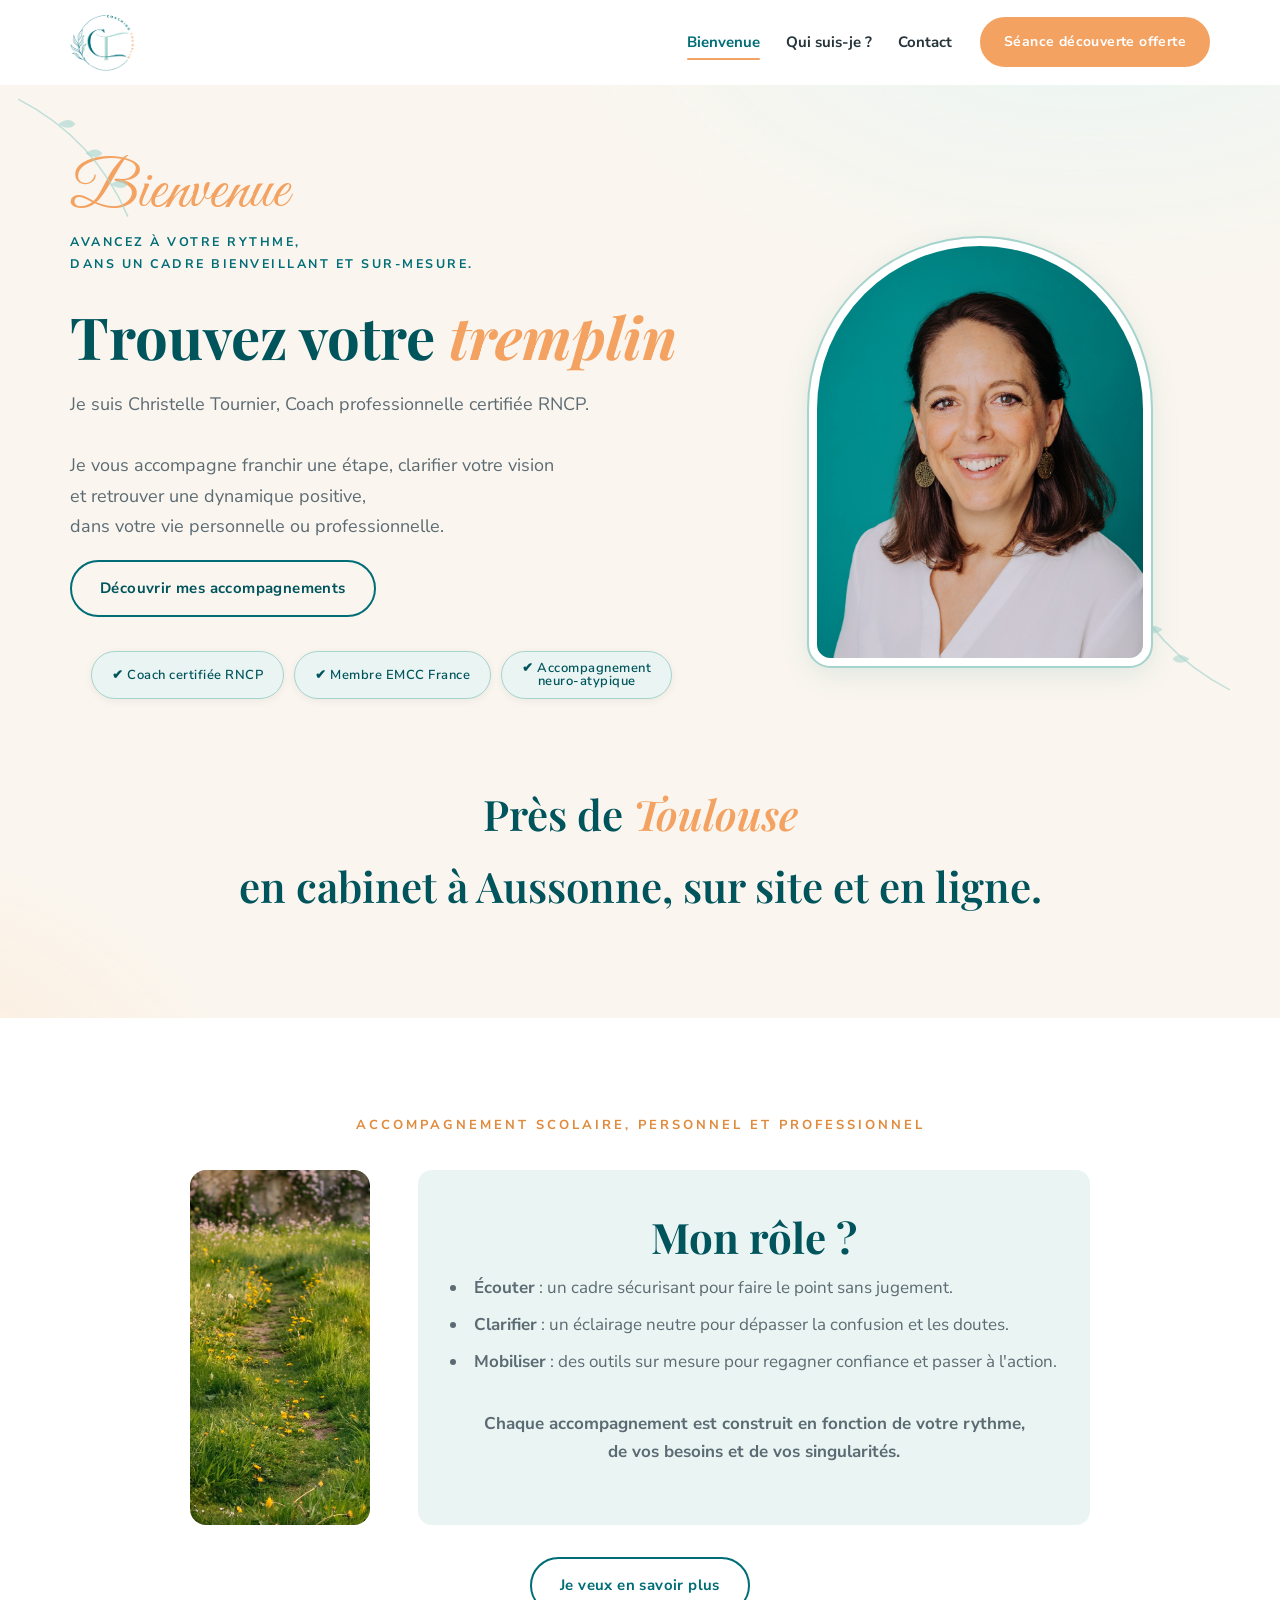
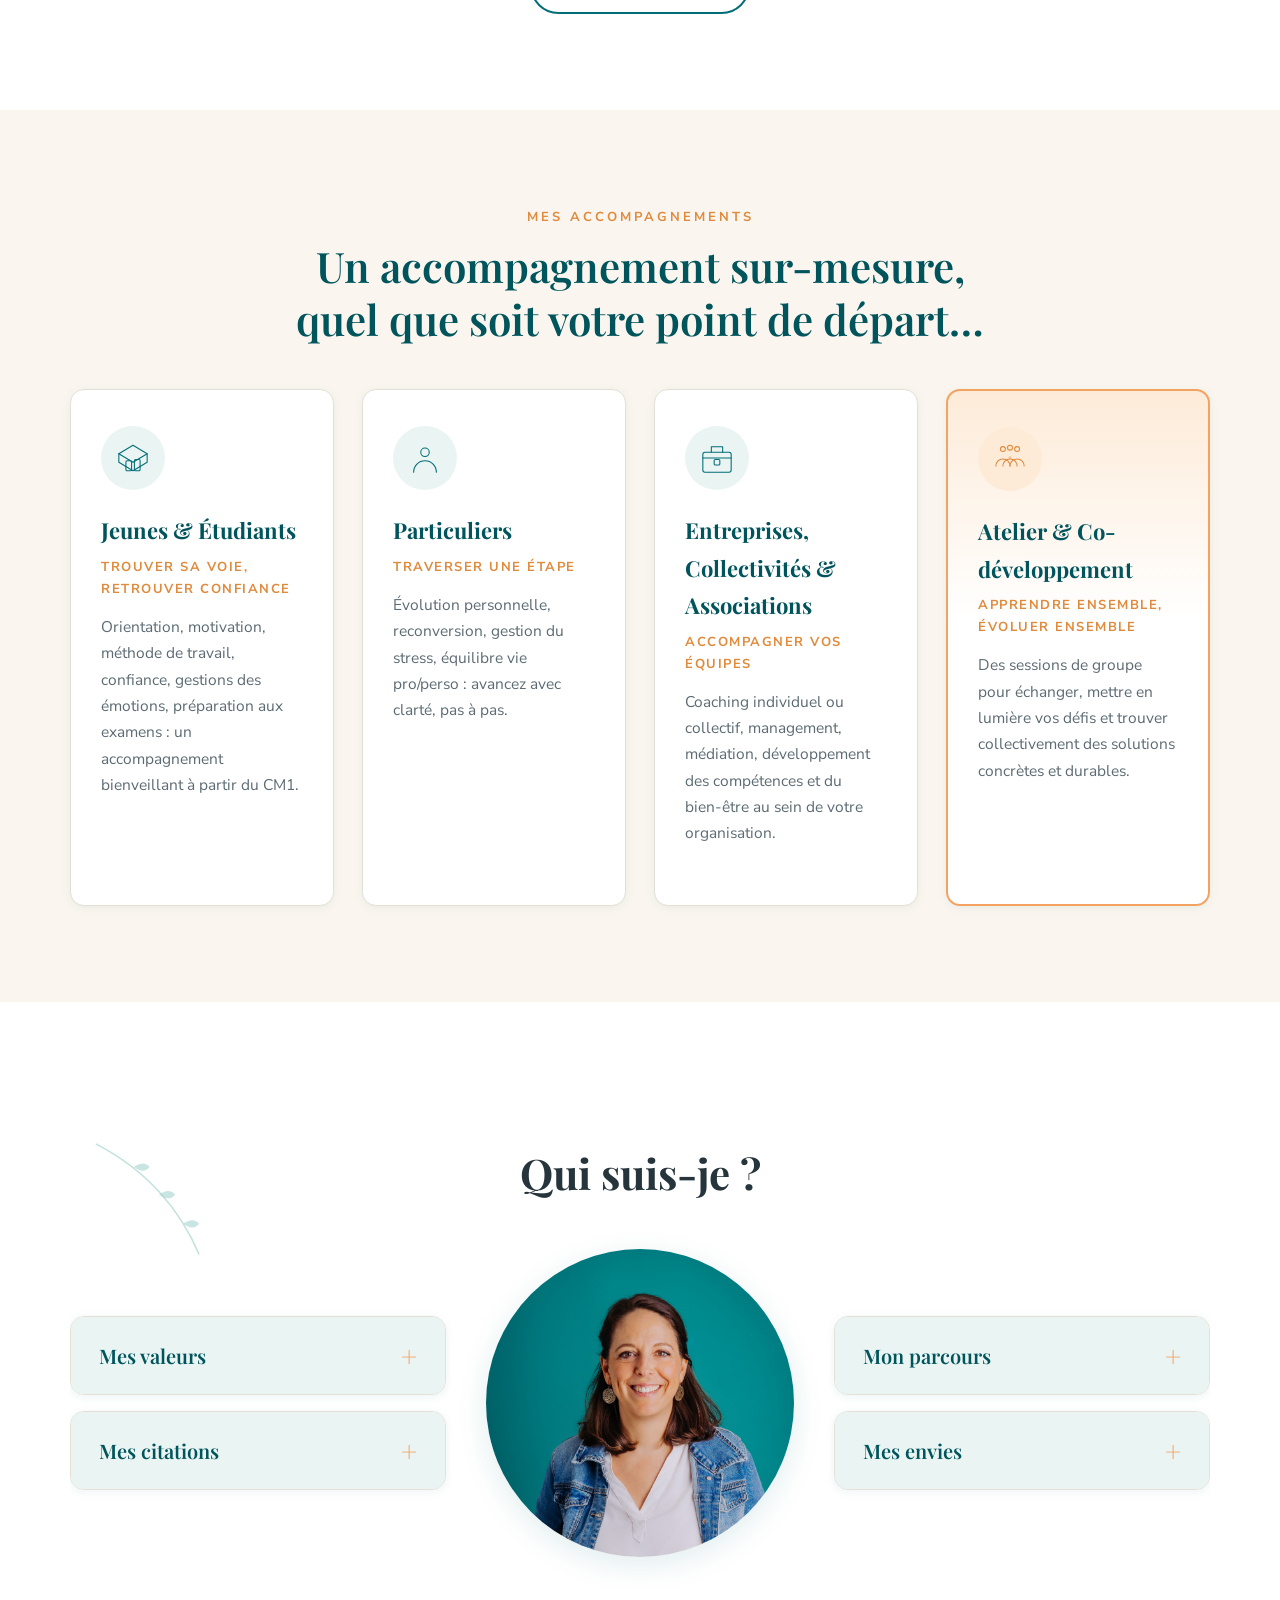
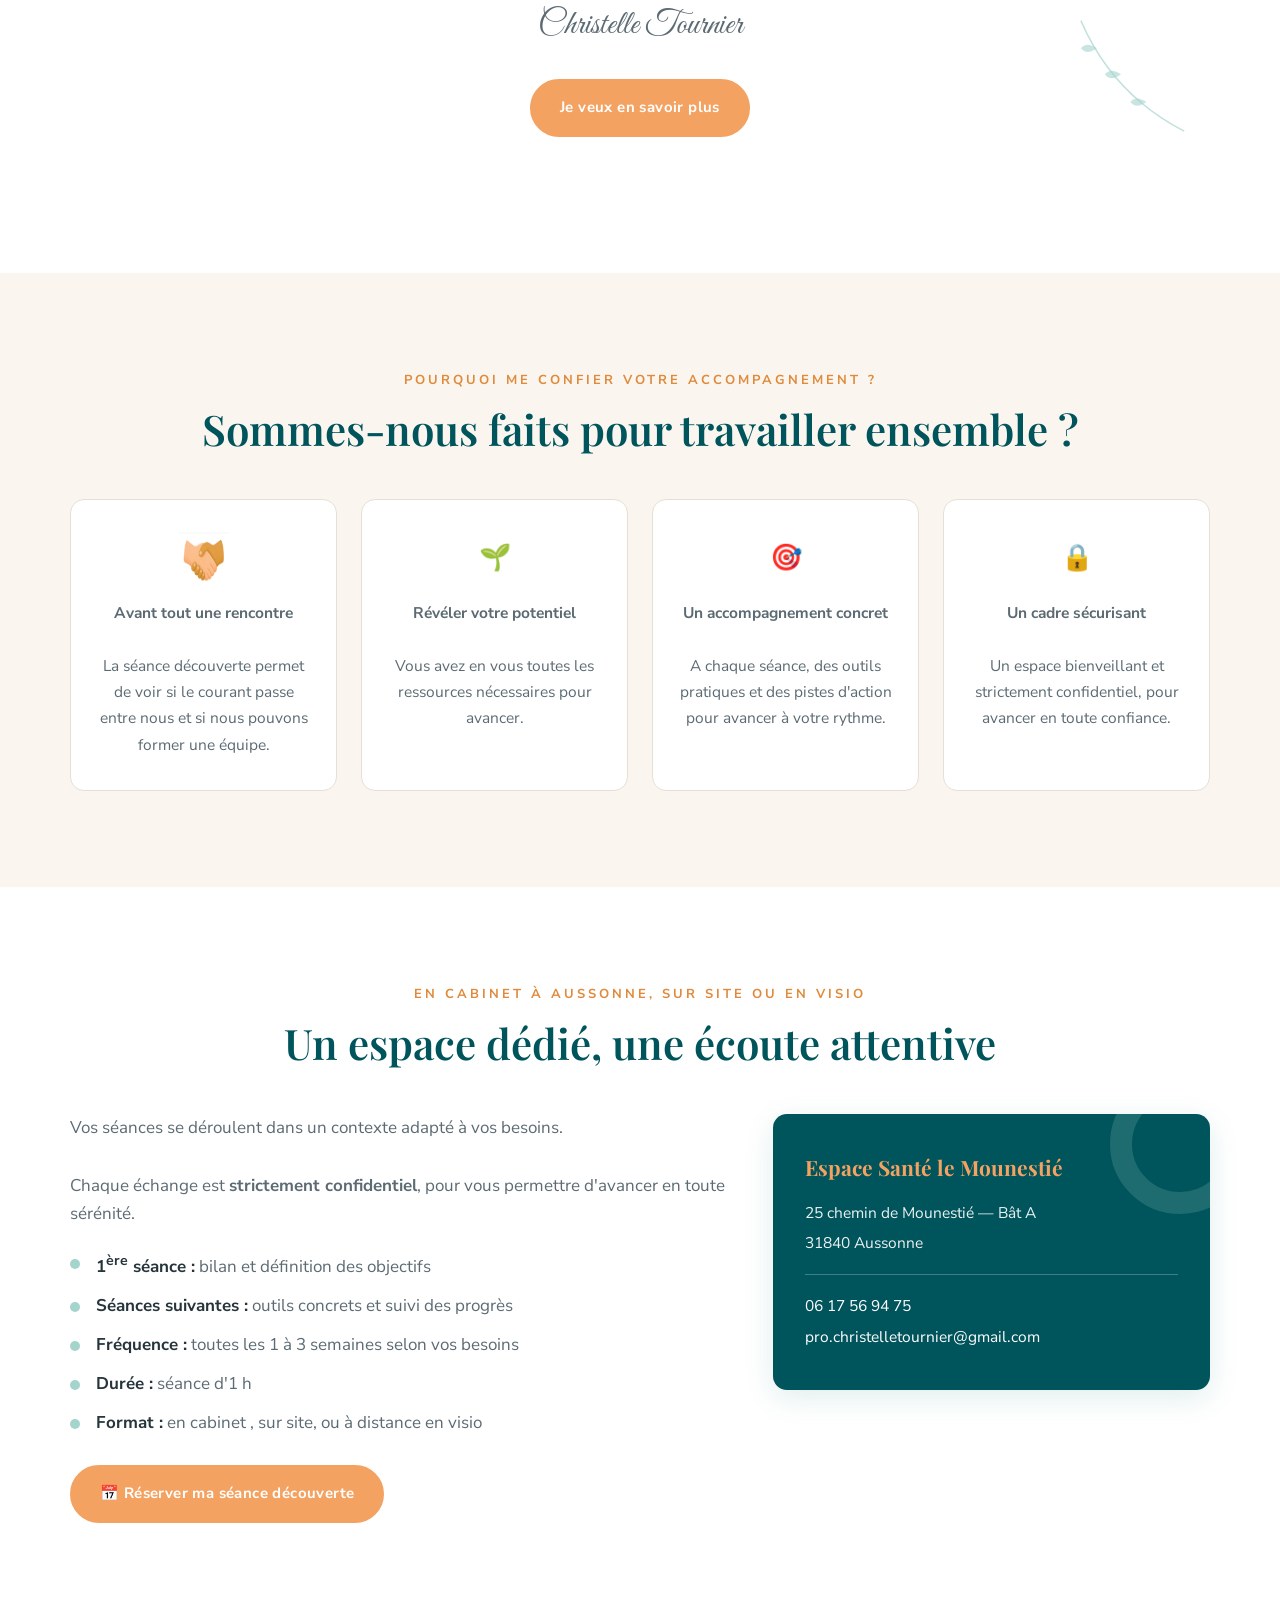
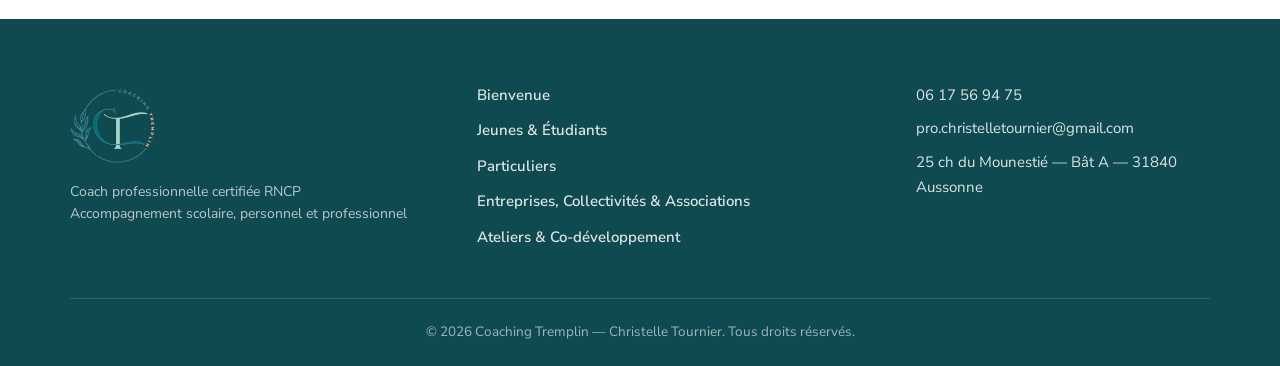
<file: index.html>
<!DOCTYPE html>
<html lang="fr">
<head>
    <meta charset="UTF-8">
    <meta name="viewport" content="width=device-width, initial-scale=1.0">
    <title>Coaching Tremplin — Christelle Tournier, Coach certifiée RNCP</title>
    <meta name="description" content="Coaching Tremplin par Christelle Tournier, Coach Professionnel Certifié (EMCC). Accompagnement scolaire, personnel et professionnel près de Toulouse et en ligne. Séance découverte gratuite de 30 min.">
    <link rel="stylesheet" href="css/style.css">
    <link rel="preconnect" href="https://fonts.googleapis.com">
    <link rel="preconnect" href="https://fonts.gstatic.com" crossorigin>
    <link href="https://fonts.googleapis.com/css2?family=Playfair+Display:ital,wght@0,400;0,600;0,700;1,400&family=Great+Vibes&family=Nunito+Sans:wght@300;400;600;700&display=swap" rel="stylesheet">
    <link rel="icon" type="image/png" href="images/logo.png">
</head>
<body>

    <!-- ===== HEADER / NAV ===== -->
    <header class="header" id="header">
        <div class="container header__inner">
            <a href="index.html" class="header__logo">
                <img src="images/logo.png" alt="Logo Coaching Tremplin" class="header__logo-img">
            </a>
            <nav class="nav" id="nav" aria-label="Navigation principale">
                <ul class="nav__list">
                    <li><a href="index.html" class="nav__link nav__link--active">Bienvenue</a></li>
                    <!--
                    <li class="nav__item has-dropdown">
                        <a href="#" class="nav__link nav__link--dd" aria-haspopup="true">Accompagnements ▾</a>
                        <ul class="dropdown">
                            <li><a href="jeunes-etudiants.html" class="dropdown__link">Jeunes &amp; Étudiants</a></li>
                            <li><a href="professionnels-particuliers.html" class="dropdown__link">Professionnels &amp; Particuliers</a></li>
                        </ul>
                    </li>
                    -->
                    <li><a href="index.html#apropos" class="nav__link">Qui suis-je ?</a></li>
                    <li><a href="contact.html" class="nav__link">Contact</a></li>
                </ul>
                <a href="https://calendly.com/christelletournier-accompagnement/seance-decouverte" class="btn btn--primary nav__cta" target="_blank" rel="noopener">Séance découverte offerte</a>
            </nav>
            <button class="header__burger" id="burger" aria-label="Menu">
                <span></span><span></span><span></span>
            </button>
        </div>
    </header>

    <!-- ===== HERO ===== -->
    <section class="hero" id="hero">
        <svg class="hero__branch hero__branch--tl" viewBox="0 0 220 220" fill="none" aria-hidden="true">
            <path d="M8 8 C70 40 120 90 150 160" stroke="#A5D4CD" stroke-width="2" opacity="0.7"/>
            <path d="M60 40 Q74 30 82 40 Q74 50 60 40" fill="#A5D4CD" opacity="0.6"/>
            <path d="M95 78 Q109 68 117 78 Q109 88 95 78" fill="#A5D4CD" opacity="0.6"/>
            <path d="M128 118 Q142 108 150 118 Q142 128 128 118" fill="#A5D4CD" opacity="0.6"/>
        </svg>
        <div class="container hero__inner">
            <div class="hero__content">
                <p class="hero__script">Bienvenue</p>
                <p class="hero__slogan">Avancez à votre rythme,<br>dans un cadre bienveillant et sur-mesure.</p>
                <h1 class="hero__title">Trouvez votre <em>tremplin</em></h1>
                <p class="hero__lead">
                    Je suis Christelle Tournier, Coach professionnelle certifiée RNCP.<br><br>
                    Je vous accompagne franchir une étape, clarifier votre vision<br>et retrouver une dynamique positive,<br>dans votre vie personnelle ou professionnelle.
                </p>
                <div class="hero__actions">
                    <a href="#services" class="btn btn--ghost">Découvrir mes accompagnements</a>
                </div>
                <div class="hero__badges">
                    <span class="badge">✔ Coach certifiée RNCP</span>
                    <span class="badge">✔ Membre EMCC France</span>
                    <span class="badge">✔ Accompagnement<br>neuro-atypique</span>
                </div>
            </div>
            <div class="hero__photo-wrap">
                <svg class="hero__branch hero__branch--br" viewBox="0 0 220 220" fill="none" aria-hidden="true">
                    <path d="M212 212 C150 180 100 130 70 60" stroke="#A5D4CD" stroke-width="2" opacity="0.7"/>
                    <path d="M160 172 Q146 182 138 172 Q146 162 160 172" fill="#A5D4CD" opacity="0.6"/>
                    <path d="M125 134 Q111 144 103 134 Q111 124 125 134" fill="#A5D4CD" opacity="0.6"/>
                    <path d="M92 98 Q78 108 70 98 Q78 88 92 98" fill="#A5D4CD" opacity="0.6"/>
                </svg>
                <div class="hero__photo-frame">
                    <img src="images/Christelle V2-6 carré.jpg" alt="Christelle Tournier, Coach professionnelle certifiée RNCP" class="hero__photo">
                </div>
            </div>
            <p class="hero__location">Près de <span class="accent">Toulouse</span><br>en cabinet à Aussonne, sur site et en ligne.</p>
        </div>
    </section>

    <!-- ===== INTRO ===== -->
    <section class="intro section">
        <div class="container">
            <h2 class="section__kicker">Accompagnement scolaire, personnel et professionnel</h2>
            <div class="role-wrapper">
                <div class="role-image">
                    <img src="images/chemin fleur.jpg" alt="Chemin fleuri" class="role-decor">
                </div>
                <div class="role-text-box">
                    <span class="role-badge"><strong>Mon rôle ?</strong></span>
                    <div class="role-callout">
                        <div class="role-callout__text">
                            <ul class="role-list">
                                <li><strong>Écouter</strong> : un cadre sécurisant pour faire le point sans jugement.</li>
                                <li><strong>Clarifier</strong> : un éclairage neutre pour dépasser la confusion et les doutes.</li>
                                <li><strong>Mobiliser</strong> : des outils sur mesure pour regagner confiance et passer à l'action.</li>
                            </ul>
                            <p style="text-align: center; margin-top: 2em;"><strong>Chaque accompagnement est construit en fonction de votre rythme,<br>de vos besoins et de vos singularités.</strong></p>
                        </div>
                    </div>
                </div>
            </div>
            <a href="#services" class="btn btn--outline" style="display: inline-block; margin-top: 2rem;">Je veux en savoir plus</a>
        </div>
    </section>

    <!-- ===== SERVICES ===== -->
    <section class="services section section--cream" id="services">
        <div class="container">
            <p class="section__kicker" style="text-align: center;">Mes accompagnements</p>
            <h2 class="section__title">Un accompagnement sur-mesure,<br>quel que soit votre point de départ…</h2>

            <div class="services__grid">

                <article class="service-card">
                    <div class="service-card__icon">
                        <svg viewBox="0 0 48 48" fill="none" stroke="currentColor" stroke-width="1.5" stroke-linecap="round" stroke-linejoin="round">
                            <path d="M24 6L4 18l20 12 20-12L24 6z"/>
                            <path d="M4 18v12l20 12 20-12V18"/>
                            <rect x="14" y="28" width="8" height="14" rx="1.5"/>
                            <rect x="26" y="26" width="8" height="16" rx="1.5"/>
                        </svg>
                    </div>
                    <h3 class="service-card__title">Jeunes &amp; Étudiants</h3>
                    <p class="service-card__slogan">Trouver sa voie, retrouver confiance</p>
                    <p class="service-card__text">
                        Orientation, motivation, méthode de travail, confiance, gestions des émotions, préparation aux examens :
                        un accompagnement bienveillant à partir du CM1.
                    </p>
                    <a href="jeunes-etudiants.html" class="service-card__link">En savoir plus →</a>
                </article>

                <article class="service-card">
                    <div class="service-card__icon">
                        <svg viewBox="0 0 48 48" fill="none" stroke="currentColor" stroke-width="1.5" stroke-linecap="round" stroke-linejoin="round">
                            <circle cx="24" cy="16" r="6"/>
                            <path d="M8 44c0-9 7-16 16-16s16 7 16 16"/>
                        </svg>
                    </div>
                    <h3 class="service-card__title">Particuliers</h3>
                    <p class="service-card__slogan">Traverser une étape</p>
                    <p class="service-card__text">
                        Évolution personnelle, reconversion, gestion du stress, équilibre vie pro/perso :
                        avancez avec clarté, pas à pas.
                    </p>
                    <a href="professionnels-particuliers.html" class="service-card__link">En savoir plus →</a>
                </article>

                <article class="service-card">
                    <div class="service-card__icon">
                        <svg viewBox="0 0 48 48" fill="none" stroke="currentColor" stroke-width="1.5" stroke-linecap="round" stroke-linejoin="round">
                            <rect x="4" y="16" width="40" height="28" rx="3"/>
                            <path d="M16 16V8h16v8"/>
                            <path d="M4 24h40"/>
                            <rect x="20" y="26" width="8" height="8" rx="1.5"/>
                        </svg>
                    </div>
                    <h3 class="service-card__title">Entreprises, Collectivités &amp; Associations</h3>
                    <p class="service-card__slogan">Accompagner vos équipes</p>
                    <p class="service-card__text">
                        Coaching individuel ou collectif, management, médiation, développement
                        des compétences et du bien-être au sein de votre organisation.
                    </p>
                    <a href="professionnels-particuliers.html" class="service-card__link">En savoir plus →</a>
                </article>

                <article class="service-card service-card--highlight">
                    <div class="service-card__icon">
                        <svg viewBox="0 0 48 48" fill="none" stroke="currentColor" stroke-width="1.5" stroke-linecap="round" stroke-linejoin="round">
                            <circle cx="14" cy="10" r="3.5"/>
                            <path d="M4 34c0-5 4-10 10-10s10 5 10 10"/>
                            <circle cx="24" cy="8" r="3.5"/>
                            <path d="M14 34c0-5 4-10 10-10s10 5 10 10"/>
                            <circle cx="34" cy="10" r="3.5"/>
                            <path d="M24 34c0-5 4-10 10-10s10 5 10 10"/>
                            <circle cx="24" cy="22" r="2" fill="currentColor" stroke="none" opacity="0.4"/>
                        </svg>
                    </div>
                    <h3 class="service-card__title">Atelier &amp; Co-développement</h3>
                    <p class="service-card__slogan">Apprendre ensemble, évoluer ensemble</p>
                    <p class="service-card__text">
                        Des sessions de groupe pour échanger, mettre en lumière vos défis et trouver
                        collectivement des solutions concrètes et durables.
                    </p>
                    <a href="professionnels-particuliers.html" class="service-card__link">En savoir plus →</a>
                </article>

            </div>
        </div>
    </section>

    <!-- ===== À PROPOS ===== -->
    <section class="about section" id="apropos">
        <div class="container about__inner">
            <svg class="about__branch about__branch--tl" viewBox="0 0 220 220" fill="none" aria-hidden="true" style="position:absolute; top:40px; left:20px; width:160px; z-index:0;">
                <path d="M8 8 C70 40 120 90 150 160" stroke="#A5D4CD" stroke-width="2" opacity="0.7"/>
                <path d="M60 40 Q74 30 82 40 Q74 50 60 40" fill="#A5D4CD" opacity="0.6"/>
                <path d="M95 78 Q109 68 117 78 Q109 88 95 78" fill="#A5D4CD" opacity="0.6"/>
                <path d="M128 118 Q142 108 150 118 Q142 128 128 118" fill="#A5D4CD" opacity="0.6"/>
            </svg>
            <svg class="about__branch about__branch--br" viewBox="0 0 220 220" fill="none" aria-hidden="true" style="position:absolute; bottom:40px; right:20px; width:160px; z-index:0;">
                <path d="M212 212 C150 180 100 130 70 60" stroke="#A5D4CD" stroke-width="2" opacity="0.7"/>
                <path d="M160 172 Q146 182 138 172 Q146 162 160 172" fill="#A5D4CD" opacity="0.6"/>
                <path d="M125 134 Q111 144 103 134 Q111 124 125 134" fill="#A5D4CD" opacity="0.6"/>
                <path d="M92 98 Q78 108 70 98 Q78 88 92 98" fill="#A5D4CD" opacity="0.6"/>
            </svg>
            <div class="about__text" style="position:relative; z-index:1;">
                <span class="role-badge"><strong>Qui suis-je ?</strong></span>

                <div class="arborescence">
                    <div class="arborescence__branch arborescence__branch--left">
                        <div class="accordion__item">
                            <button class="accordion__header" aria-expanded="false">
                                <span>Mes valeurs</span>
                                <span class="accordion__icon">+</span>
                            </button>
                            <div class="accordion__content">
                                <ul class="role-list">
                                    <li><strong>Bienveillance</strong> : un écoute attentionnée, sans jugement, pour vous créer un espace de confiance.</li>
                                    <li><strong>Respect</strong> : respect de votre rythme et de votre parcours, sans pression ni comparaison.</li>
                                    <li><strong>Positivité</strong> : une approche optimiste pour transformer les défis en leviers d'évolution.</li>
                                    <li><strong>Ouverture d'esprit</strong> : explorer de nouvelles perspectives pour dépasser vos croyances limitantes.</li>
                                </ul>
                            </div>
                        </div>

                        <div class="accordion__item">
                            <button class="accordion__header" aria-expanded="false">
                                <span>Mes citations</span>
                                <span class="accordion__icon">+</span>
                            </button>
                            <div class="accordion__content">
                                <blockquote class="about__quote">
                                    « Le plus grand bien que vous puissiez faire à un autre n'est pas seulement de partager vos richesses,<br>mais de lui révéler les siennes. » – Benjamin Disraeli
                                </blockquote>
                                <blockquote class="about__quote">
                                    « Vous possédez déjà tout ce dont vous avez besoin pour devenir la personne que vous voulez être. » – Ken Blanchard
                                </blockquote>
                                <blockquote class="about__quote">
                                    « Si vous pensez que vous êtes trop petit pour changer quoi que ce soit, essayez donc de dormir avec un moustique dans votre chambre. » – Béatrice Lalinon Gbado attribué à Dalai Lama
                                </blockquote>
                            </div>
                        </div>
                    </div>

                    <div class="arborescence__center">
                        <img src="images/Christelle V2-7carré.jpg" alt="Christelle Tournier" class="arborescence__photo">
                    </div>

                    <div class="arborescence__branch arborescence__branch--right">
                        <div class="accordion__item">
                            <button class="accordion__header" aria-expanded="false">
                                <span>Mon parcours</span>
                                <span class="accordion__icon">+</span>
                            </button>
                            <div class="accordion__content">
                                <div class="parcours-text">
                                    <p>Pendant 23 ans, j’ai évolué dans la restauration collective dédiée au secteur santé, sanitaire et social. J'ai pu exercer diverses fonctions axées sur l’accompagnement, la formation et le management des équipes.</p>
                                    <p>Guidée par l'envie d'accompagner les individus sous un nouvel angle, j'ai validé en 2025 mes certifications de Coach professionnel et de Coach scolaire, puis obtenu mon titre RNCP en juin 2026.<br>Aujourd'hui, je mets cette double expertise terrain et coaching au service des jeunes, des professionnels et des organisations.</p>
                                </div>
                            </div>
                        </div>

                        <div class="accordion__item">
                            <button class="accordion__header" aria-expanded="false">
                                <span>Mes envies</span>
                                <span class="accordion__icon">+</span>
                            </button>
                            <div class="accordion__content">
                                <p>Chaque personne est unique, et son chemin l'est tout autant. Je ne crois pas aux méthodes toutes faites, mais à un accompagnement sur-mesure, qui prend en compte votre personnalité, votre rythme et vos besoins profonds.</p>
                                <p>Mon envie ? Vous accompagner pour que vous puissiez vous réapproprier vos choix, retrouver confiance et avancer avec assurance vers la vie que vous choisissez.</p>
                            </div>
                        </div>
                    </div>
                </div>

                <p class="about__signature">Christelle Tournier</p>
                <a href="contact.html" class="btn btn--primary">Je veux en savoir plus</a>
            </div>
        </div>
    </section>

    <!-- ===== VALEURS ===== -->
    <section class="values section section--cream">
        <div class="container">
            <p class="section__kicker" style="text-align: center;">Pourquoi me confier votre accompagnement ?</p>
            <h2 class="section__title">Sommes-nous faits pour travailler ensemble ?</h2>
            <div class="values__grid">
                <div class="value-card">
                    <img src="images/Poignet de main.png" alt="Poignet de main" class="value-card__icon">
                    <p class="value-card__text"><strong>Avant tout une rencontre</strong><br><br>La séance découverte permet de voir si le courant passe entre nous et si nous pouvons former une équipe.</p>
                </div>
                <div class="value-card">
                    <span class="value-card__icon">🌱</span>
                    <p class="value-card__text"><strong>Révéler votre potentiel</strong><br><br>Vous avez en vous toutes les ressources nécessaires pour avancer.</p>
                </div>
                <div class="value-card">
                    <span class="value-card__icon">🎯</span>
                    <p class="value-card__text"><strong>Un accompagnement concret</strong><br><br>A chaque séance, des outils pratiques et des pistes d'action pour avancer à votre rythme.</p>
                </div>
                <div class="value-card">
                    <span class="value-card__icon">🔒</span>
                    <p class="value-card__text"><strong>Un cadre sécurisant</strong><br><br>Un espace bienveillant et strictement confidentiel, pour avancer en toute confiance.</p>
                </div>
            </div>
        </div>
    </section>

    <!-- ===== CABINET ===== -->
    <section class="cabinet section" id="cabinet">
        <div class="container">
            <p class="section__kicker" style="text-align: center;">En cabinet à Aussonne, sur site ou en visio</p>
            <h2 class="section__title">Un espace dédié, une écoute attentive</h2>
            <div class="cabinet__inner">
                <div class="cabinet__text">
                    <p>
                        Vos séances se déroulent dans un contexte adapté à vos besoins.<br><br>Chaque échange est <strong>strictement confidentiel</strong>,
                        pour vous permettre d'avancer en toute sérénité.
                    </p>
                    <ul class="cabinet__list">
                        <li><strong>1<sup>ère</sup> séance :</strong> bilan et définition des objectifs</li>
                        <li><strong>Séances suivantes :</strong> outils concrets et suivi des progrès</li>
                        <li><strong>Fréquence :</strong> toutes les 1 à 3 semaines selon vos besoins</li>
                        <li><strong>Durée :</strong> séance d'1 h</li>
                        <li><strong>Format :</strong> en cabinet , sur site, ou à distance en visio</li>
                    </ul>
                    <a href="https://calendly.com/christelletournier-accompagnement/seance-decouverte" class="btn btn--primary" target="_blank" rel="noopener">📅 Réserver ma séance découverte</a>
                </div>
                <div class="cabinet__card">
                    <div class="cabinet__card-head">
                        <span class="cabinet__card-name">Espace Santé le Mounestié</span>
                    </div>
                    <p class="cabinet__card-line">25 chemin de Mounestié — Bât A</p>
                    <p class="cabinet__card-line">31840 Aussonne</p>
                    <hr class="cabinet__card-sep">
                    <p class="cabinet__card-line"><a href="tel:+33617569475">06 17 56 94 75</a></p>
                    <p class="cabinet__card-line"><a href="mailto:pro.christelletournier@gmail.com">pro.christelletournier@gmail.com</a></p>
                </div>
            </div>
        </div>
    </section>

    <!-- ===== FOOTER ===== -->
    <footer class="footer">
        <div class="container footer__inner">
            <div class="footer__brand">
                <img src="images/logo.png" alt="Logo Coaching Tremplin" class="footer__logo">
                <p class="footer__tag">Coach professionnelle certifiée RNCP<br>Accompagnement scolaire, personnel et professionnel</p>
            </div>
            <nav class="footer__nav" aria-label="Navigation pied de page">
                <a href="index.html">Bienvenue</a>
                <a href="jeunes-etudiants.html">Jeunes &amp; Étudiants</a>
                <a href="professionnels-particuliers.html">Particuliers</a>
                <a href="#services">Entreprises, Collectivités &amp; Associations</a>
                <a href="#services">Ateliers &amp; Co-développement</a>
            </nav>
            <div class="footer__contact">
                <p><a href="tel:+33617569475">06 17 56 94 75</a></p>
                <p><a href="mailto:pro.christelletournier@gmail.com">pro.christelletournier@gmail.com</a></p>
                <p>25 ch du Mounestié — Bât A — 31840 Aussonne</p>
            </div>
        </div>
        <div class="container footer__bottom">
            <p class="footer__copy">© 2026 Coaching Tremplin — Christelle Tournier. Tous droits réservés.</p>
        </div>
    </footer>

    <script src="js/script.js"></script>
</body>
</html>
</file>
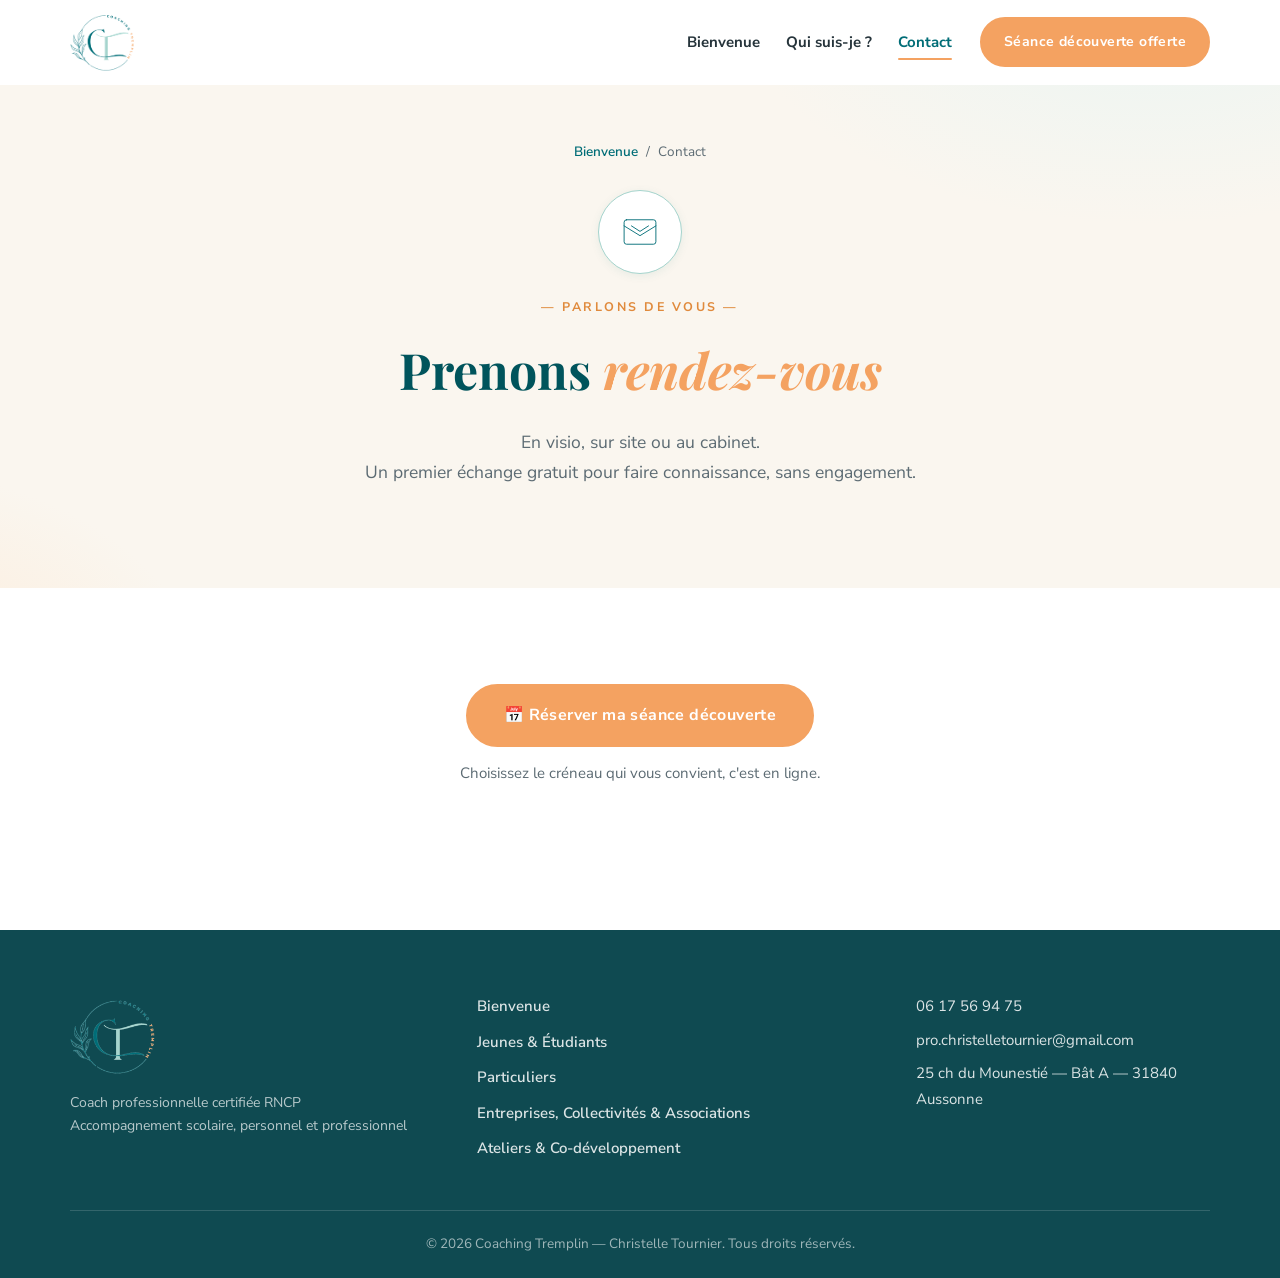
<file: contact.html>
<!DOCTYPE html>
<html lang="fr">
<head>
    <meta charset="UTF-8">
    <meta name="viewport" content="width=device-width, initial-scale=1.0">
    <title>Contact — Coaching Tremplin</title>
    <meta name="description" content="Contactez Christelle Tournier, coach professionnelle certifiée EMCC : téléphone, email, cabinet à Aussonne (Espace Santé le Mounestié) ou visio. Séance découverte gratuite de 30 min.">
    <link rel="stylesheet" href="css/style.css">
    <link rel="preconnect" href="https://fonts.googleapis.com">
    <link rel="preconnect" href="https://fonts.gstatic.com" crossorigin>
    <link href="https://fonts.googleapis.com/css2?family=Playfair+Display:ital,wght@0,400;0,600;0,700;1,400&family=Great+Vibes&family=Nunito+Sans:wght@300;400;600;700&display=swap" rel="stylesheet">
    <link rel="icon" type="image/png" href="images/logo.png">
</head>
<body>

    <!-- ===== HEADER ===== -->
    <header class="header" id="header">
        <div class="container header__inner">
            <a href="index.html" class="header__logo">
                <img src="images/logo.png" alt="Logo Coaching Tremplin" class="header__logo-img">
            </a>
            <nav class="nav" id="nav" aria-label="Navigation principale">
                <ul class="nav__list">
                    <li><a href="index.html" class="nav__link">Bienvenue</a></li>
                    <!--
                    <li class="nav__item has-dropdown">
                        <a href="#" class="nav__link nav__link--dd" aria-haspopup="true">Accompagnements ▾</a>
                        <ul class="dropdown">
                            <li><a href="jeunes-etudiants.html" class="dropdown__link">Jeunes &amp; Étudiants</a></li>
                            <li><a href="professionnels-particuliers.html" class="dropdown__link">Professionnels &amp; Particuliers</a></li>
                        </ul>
                    </li>
                    -->
                    <li><a href="index.html#apropos" class="nav__link">Qui suis-je ?</a></li>
                    <li><a href="contact.html" class="nav__link nav__link--active">Contact</a></li>
                </ul>
                <a href="https://calendly.com/christelletournier-accompagnement/seance-decouverte" class="btn btn--primary nav__cta" target="_blank" rel="noopener">Séance découverte offerte</a>
            </nav>
            <button class="header__burger" id="burger" aria-label="Menu">
                <span></span><span></span><span></span>
            </button>
        </div>
    </header>

    <!-- ===== PAGE HERO ===== -->
    <section class="page-hero">
        <div class="container">
            <nav class="breadcrumbs" aria-label="Vous êtes ici">
                <a href="index.html">Bienvenue</a>
                <span>/</span>
                <span>Contact</span>
            </nav>
            <div class="page-hero__icon">
                <svg viewBox="0 0 72 72" fill="none" stroke="currentColor" stroke-width="1.5" stroke-linecap="round" stroke-linejoin="round">
                    <path d="M22 26l14 9 14-9"/>
                    <rect x="10" y="16" width="52" height="40" rx="4"/>
                    <path d="M10 26l26 16 26-16"/>
                </svg>
            </div>
            <p class="page-hero__label">— Parlons de vous —</p>
            <h1 class="page-hero__title">Prenons <em>rendez-vous</em><br></h1>
            <p class="page-hero__subtitle">
                En visio, sur site ou au cabinet.<br>Un premier échange gratuit pour faire connaissance, sans engagement.
            </p>
        </div>
    </section>

    <!-- ===== CONTACT ===== -->
    <section class="contact section">
        <div class="container">
            <div style="text-align:center;margin-bottom:48px">
                <a href="https://calendly.com/christelletournier-accompagnement/seance-decouverte" class="btn btn--primary btn--lg" target="_blank" rel="noopener">📅 Réserver ma séance découverte</a>
                <p class="contact__hint">Choisissez le créneau qui vous convient, c'est en ligne.</p>
            </div>

            <div class="contact__grid">
            </div>
        </div>
    </section>

    <!-- ===== FOOTER ===== -->
    <footer class="footer">
        <div class="container footer__inner">
            <div class="footer__brand">
                <img src="images/logo.png" alt="Logo Coaching Tremplin" class="footer__logo">
                <p class="footer__tag">Coach professionnelle certifiée RNCP<br>Accompagnement scolaire, personnel et professionnel</p>
            </div>
            <nav class="footer__nav" aria-label="Navigation pied de page">
                <a href="index.html">Bienvenue</a>
                <a href="jeunes-etudiants.html">Jeunes &amp; Étudiants</a>
                <a href="professionnels-particuliers.html">Particuliers</a>
                <a href="#services">Entreprises, Collectivités &amp; Associations</a>
                <a href="#services">Ateliers &amp; Co-développement</a>
            </nav>
            <div class="footer__contact">
                <p><a href="tel:+33617569475">06 17 56 94 75</a></p>
                <p><a href="mailto:pro.christelletournier@gmail.com">pro.christelletournier@gmail.com</a></p>
                <p>25 ch du Mounestié — Bât A — 31840 Aussonne</p>
            </div>
        </div>
        <div class="container footer__bottom">
            <p class="footer__copy">© 2026 Coaching Tremplin — Christelle Tournier. Tous droits réservés.</p>
        </div>
    </footer>

    <script src="js/script.js"></script>
</body>
</html>
</file>
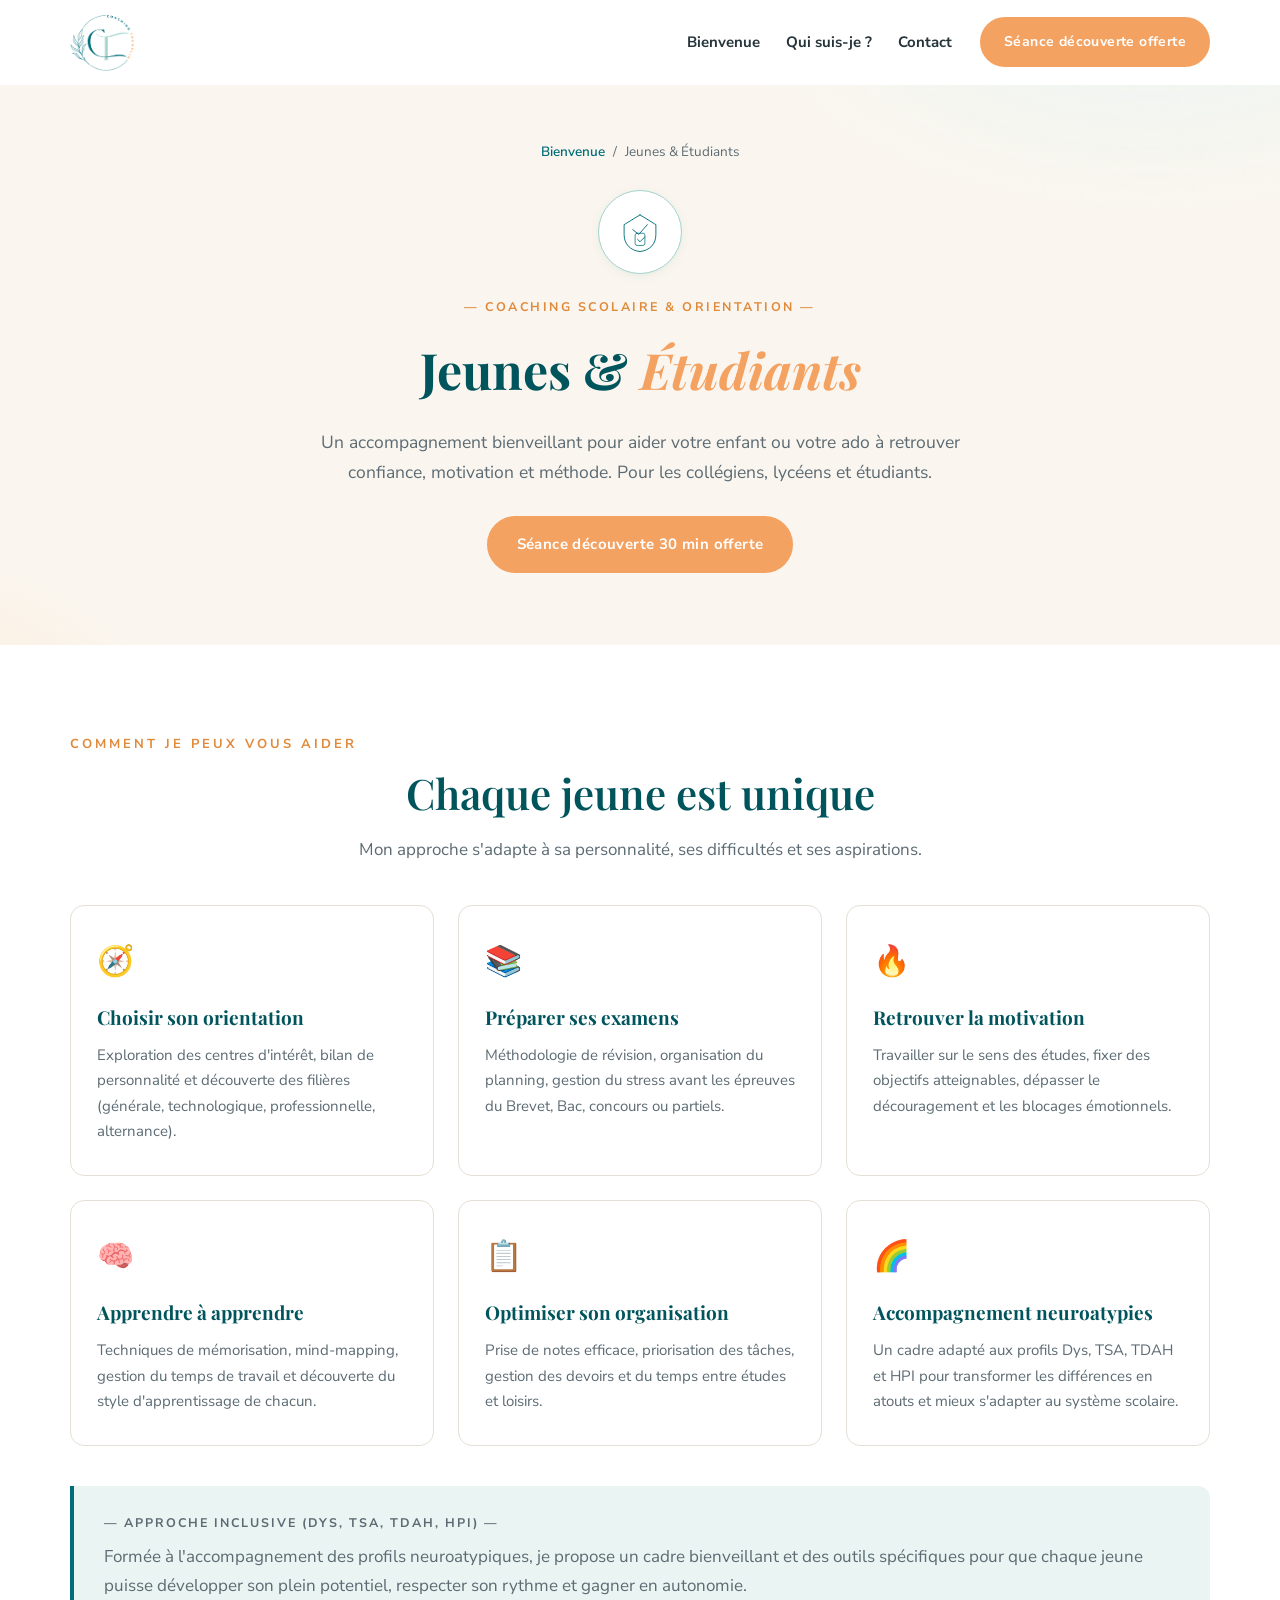
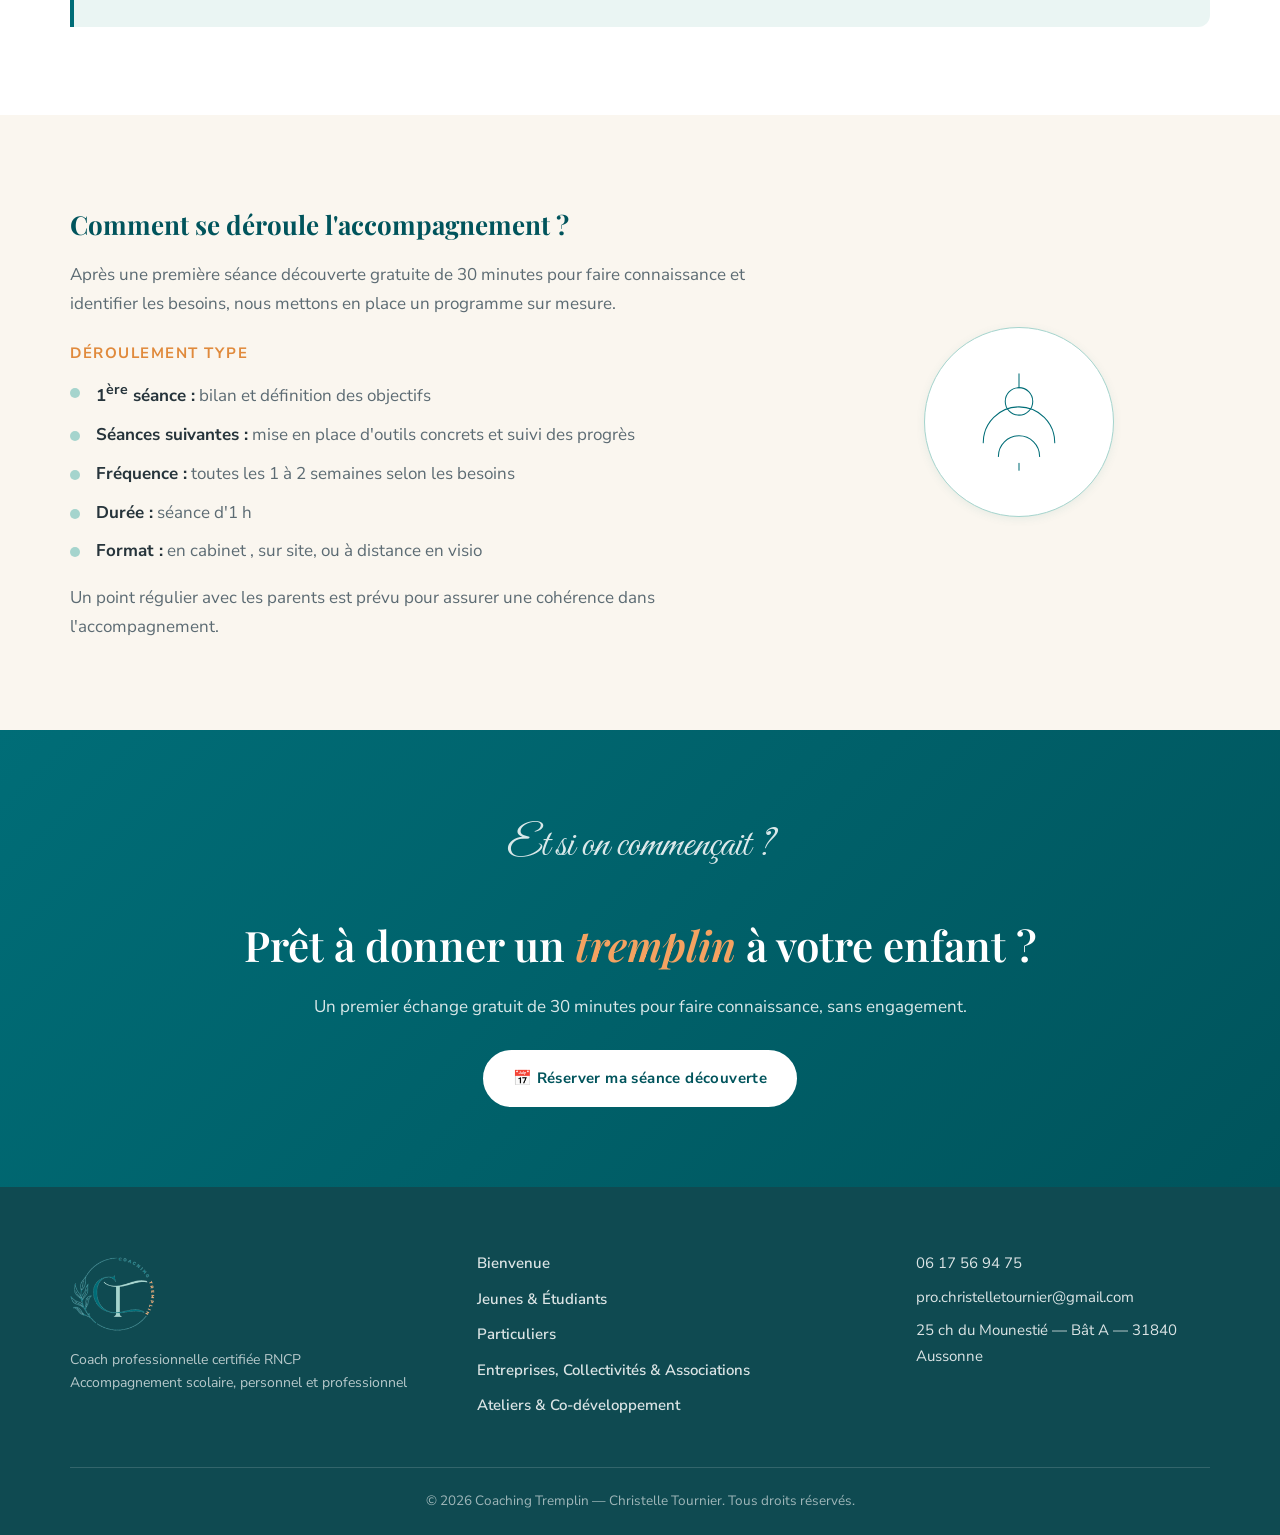
<file: jeunes-etudiants.html>
<!DOCTYPE html>
<html lang="fr">
<head>
    <meta charset="UTF-8">
    <meta name="viewport" content="width=device-width, initial-scale=1.0">
    <title>Coaching Jeunes & Étudiants — Coaching Tremplin</title>
    <meta name="description" content="Accompagnement sur mesure pour jeunes et étudiants : orientation, motivation, organisation, préparation aux examens et accompagnement des profils neuroatypiques (Dys, TSA, TDAH, HPI).">
    <link rel="stylesheet" href="css/style.css">
    <link rel="preconnect" href="https://fonts.googleapis.com">
    <link rel="preconnect" href="https://fonts.gstatic.com" crossorigin>
    <link href="https://fonts.googleapis.com/css2?family=Playfair+Display:ital,wght@0,400;0,600;0,700;1,400&family=Great+Vibes&family=Nunito+Sans:wght@300;400;600;700&display=swap" rel="stylesheet">
    <link rel="icon" type="image/png" href="images/logo.png">
</head>
<body>

    <!-- ===== HEADER ===== -->
    <header class="header" id="header">
        <div class="container header__inner">
            <a href="index.html" class="header__logo">
                <img src="images/logo.png" alt="Logo Coaching Tremplin" class="header__logo-img">
            </a>
            <nav class="nav" id="nav" aria-label="Navigation principale">
                <ul class="nav__list">
                    <li><a href="index.html" class="nav__link">Bienvenue</a></li>
                    <!--
                    <li class="nav__item has-dropdown">
                        <a href="#" class="nav__link nav__link--dd nav__link--active" aria-haspopup="true">Accompagnements ▾</a>
                        <ul class="dropdown">
                            <li><a href="jeunes-etudiants.html" class="dropdown__link">Jeunes &amp; Étudiants</a></li>
                            <li><a href="professionnels-particuliers.html" class="dropdown__link">Professionnels &amp; Particuliers</a></li>
                        </ul>
                    </li>
                    -->
                    <li><a href="index.html#apropos" class="nav__link">Qui suis-je ?</a></li>
                    <li><a href="contact.html" class="nav__link">Contact</a></li>
                </ul>
                <a href="https://calendly.com/christelletournier-accompagnement/seance-decouverte" class="btn btn--primary nav__cta" target="_blank" rel="noopener">Séance découverte offerte</a>
            </nav>
            <button class="header__burger" id="burger" aria-label="Menu">
                <span></span><span></span><span></span>
            </button>
        </div>
    </header>

    <!-- ===== PAGE HERO ===== -->
    <section class="page-hero">
        <div class="container">
            <nav class="breadcrumbs" aria-label="Vous êtes ici">
                <a href="index.html">Bienvenue</a>
                <span>/</span>
                <span>Jeunes &amp; Étudiants</span>
            </nav>
            <div class="page-hero__icon">
                <svg viewBox="0 0 72 72" fill="none" stroke="currentColor" stroke-width="1.5" stroke-linecap="round" stroke-linejoin="round">
                    <path d="M36 8L10 24v16c0 16 10 26 26 28 16-2 26-12 26-28V24L36 8z"/>
                    <path d="M24 32l10 8 14-16"/>
                    <rect x="28" y="38" width="16" height="20" rx="3" stroke-width="1.2"/>
                    <path d="M32 48l4 4 8-8"/>
                </svg>
            </div>
            <p class="page-hero__label">— Coaching scolaire &amp; orientation —</p>
            <h1 class="page-hero__title">Jeunes &amp; <em>Étudiants</em></h1>
            <p class="page-hero__subtitle">
                Un accompagnement bienveillant pour aider votre enfant ou votre ado à retrouver confiance,
                motivation et méthode. Pour les collégiens, lycéens et étudiants.
            </p>
            <a href="https://calendly.com/christelletournier-accompagnement/seance-decouverte" class="btn btn--primary" target="_blank" rel="noopener">Séance découverte 30 min offerte</a>
        </div>
    </section>

    <!-- ===== OFFRE DÉTAILLÉE ===== -->
    <section class="offer-section">
        <div class="container">
            <p class="section__kicker">Comment je peux vous aider</p>
            <h2 class="section__title">Chaque jeune est unique</h2>
            <p class="section__desc">
                Mon approche s'adapte à sa personnalité, ses difficultés et ses aspirations.
            </p>
            <div class="offer__grid">
                <article class="offer-card">
                    <span class="offer-card__emoji">🧭</span>
                    <h3>Choisir son orientation</h3>
                    <p>Exploration des centres d'intérêt, bilan de personnalité et découverte des filières (générale, technologique, professionnelle, alternance).</p>
                </article>
                <article class="offer-card">
                    <span class="offer-card__emoji">📚</span>
                    <h3>Préparer ses examens</h3>
                    <p>Méthodologie de révision, organisation du planning, gestion du stress avant les épreuves du Brevet, Bac, concours ou partiels.</p>
                </article>
                <article class="offer-card">
                    <span class="offer-card__emoji">🔥</span>
                    <h3>Retrouver la motivation</h3>
                    <p>Travailler sur le sens des études, fixer des objectifs atteignables, dépasser le découragement et les blocages émotionnels.</p>
                </article>
                <article class="offer-card">
                    <span class="offer-card__emoji">🧠</span>
                    <h3>Apprendre à apprendre</h3>
                    <p>Techniques de mémorisation, mind-mapping, gestion du temps de travail et découverte du style d'apprentissage de chacun.</p>
                </article>
                <article class="offer-card">
                    <span class="offer-card__emoji">📋</span>
                    <h3>Optimiser son organisation</h3>
                    <p>Prise de notes efficace, priorisation des tâches, gestion des devoirs et du temps entre études et loisirs.</p>
                </article>
                <article class="offer-card">
                    <span class="offer-card__emoji">🌈</span>
                    <h3>Accompagnement neuroatypies</h3>
                    <p>Un cadre adapté aux profils Dys, TSA, TDAH et HPI pour transformer les différences en atouts et mieux s'adapter au système scolaire.</p>
                </article>
            </div>

            <div class="approach-box">
                <p class="approach-box__title">— Approche inclusive (Dys, TSA, TDAH, HPI) —</p>
                <p>
                    Formée à l'accompagnement des profils neuroatypiques, je propose un cadre bienveillant
                    et des outils spécifiques pour que chaque jeune puisse développer son plein potentiel,
                    respecter son rythme et gagner en autonomie.
                </p>
            </div>
        </div>
    </section>

    <!-- ===== DÉROULEMENT ===== -->
    <section class="offer-section offer-section--alt">
        <div class="container">
            <div class="info-block">
                <div class="info-block__content">
                    <h3>Comment se déroule l'accompagnement ?</h3>
                    <p>
                        Après une première séance découverte gratuite de 30 minutes pour faire connaissance
                        et identifier les besoins, nous mettons en place un programme sur mesure.
                    </p>
                    <h4>Déroulement type</h4>
                    <ul class="info-block__list">
                        <li><strong>1<sup>ère</sup> séance :</strong> bilan et définition des objectifs</li>
                        <li><strong>Séances suivantes :</strong> mise en place d'outils concrets et suivi des progrès</li>
                        <li><strong>Fréquence :</strong> toutes les 1 à 2 semaines selon les besoins</li>
                        <li><strong>Durée :</strong> séance d'1 h</li>
                        <li><strong>Format :</strong> en cabinet , sur site, ou à distance en visio</li>
                    </ul>
                    <p>
                        Un point régulier avec les parents est prévu pour assurer une cohérence dans
                        l'accompagnement.
                    </p>
                </div>
                <div class="info-block__visual">
                    <div class="info-block__icon">
                        <svg viewBox="0 0 160 160" fill="none" stroke="currentColor" stroke-width="1.5" stroke-linecap="round" stroke-linejoin="round">
                            <circle cx="80" cy="50" r="20"/>
                            <path d="M50 130c0-16.6 13.4-30 30-30s30 13.4 30 30"/>
                            <path d="M28 110c0-28.7 23.3-52 52-52s52 23.3 52 52"/>
                            <path d="M80 30V10M80 150v-10"/>
                        </svg>
                    </div>
                </div>
            </div>
        </div>
    </section>

    <!-- ===== CTA ===== -->
    <section class="cta-banner">
        <div class="container">
            <p class="cta-banner__script">Et si on commençait ?</p>
            <h2>Prêt à donner un <em>tremplin</em> à votre enfant ?</h2>
            <p>Un premier échange gratuit de 30 minutes pour faire connaissance, sans engagement.</p>
            <a href="https://calendly.com/christelletournier-accompagnement/seance-decouverte" class="btn btn--light" target="_blank" rel="noopener">📅 Réserver ma séance découverte</a>
        </div>
    </section>

    <!-- ===== FOOTER ===== -->
    <footer class="footer">
        <div class="container footer__inner">
            <div class="footer__brand">
                <img src="images/logo.png" alt="Logo Coaching Tremplin" class="footer__logo">
                <p class="footer__tag">Coach professionnelle certifiée RNCP<br>Accompagnement scolaire, personnel et professionnel</p>
            </div>
            <nav class="footer__nav" aria-label="Navigation pied de page">
                <a href="index.html">Bienvenue</a>
                <a href="jeunes-etudiants.html">Jeunes &amp; Étudiants</a>
                <a href="professionnels-particuliers.html">Particuliers</a>
                <a href="#services">Entreprises, Collectivités &amp; Associations</a>
                <a href="#services">Ateliers &amp; Co-développement</a>
            </nav>
            <div class="footer__contact">
                <p><a href="tel:+33617569475">06 17 56 94 75</a></p>
                <p><a href="mailto:pro.christelletournier@gmail.com">pro.christelletournier@gmail.com</a></p>
                <p>25 ch du Mounestié — Bât A — 31840 Aussonne</p>
            </div>
        </div>
        <div class="container footer__bottom">
            <p class="footer__copy">© 2026 Coaching Tremplin — Christelle Tournier. Tous droits réservés.</p>
        </div>
    </footer>

    <script src="js/script.js"></script>
</body>
</html>
</file>
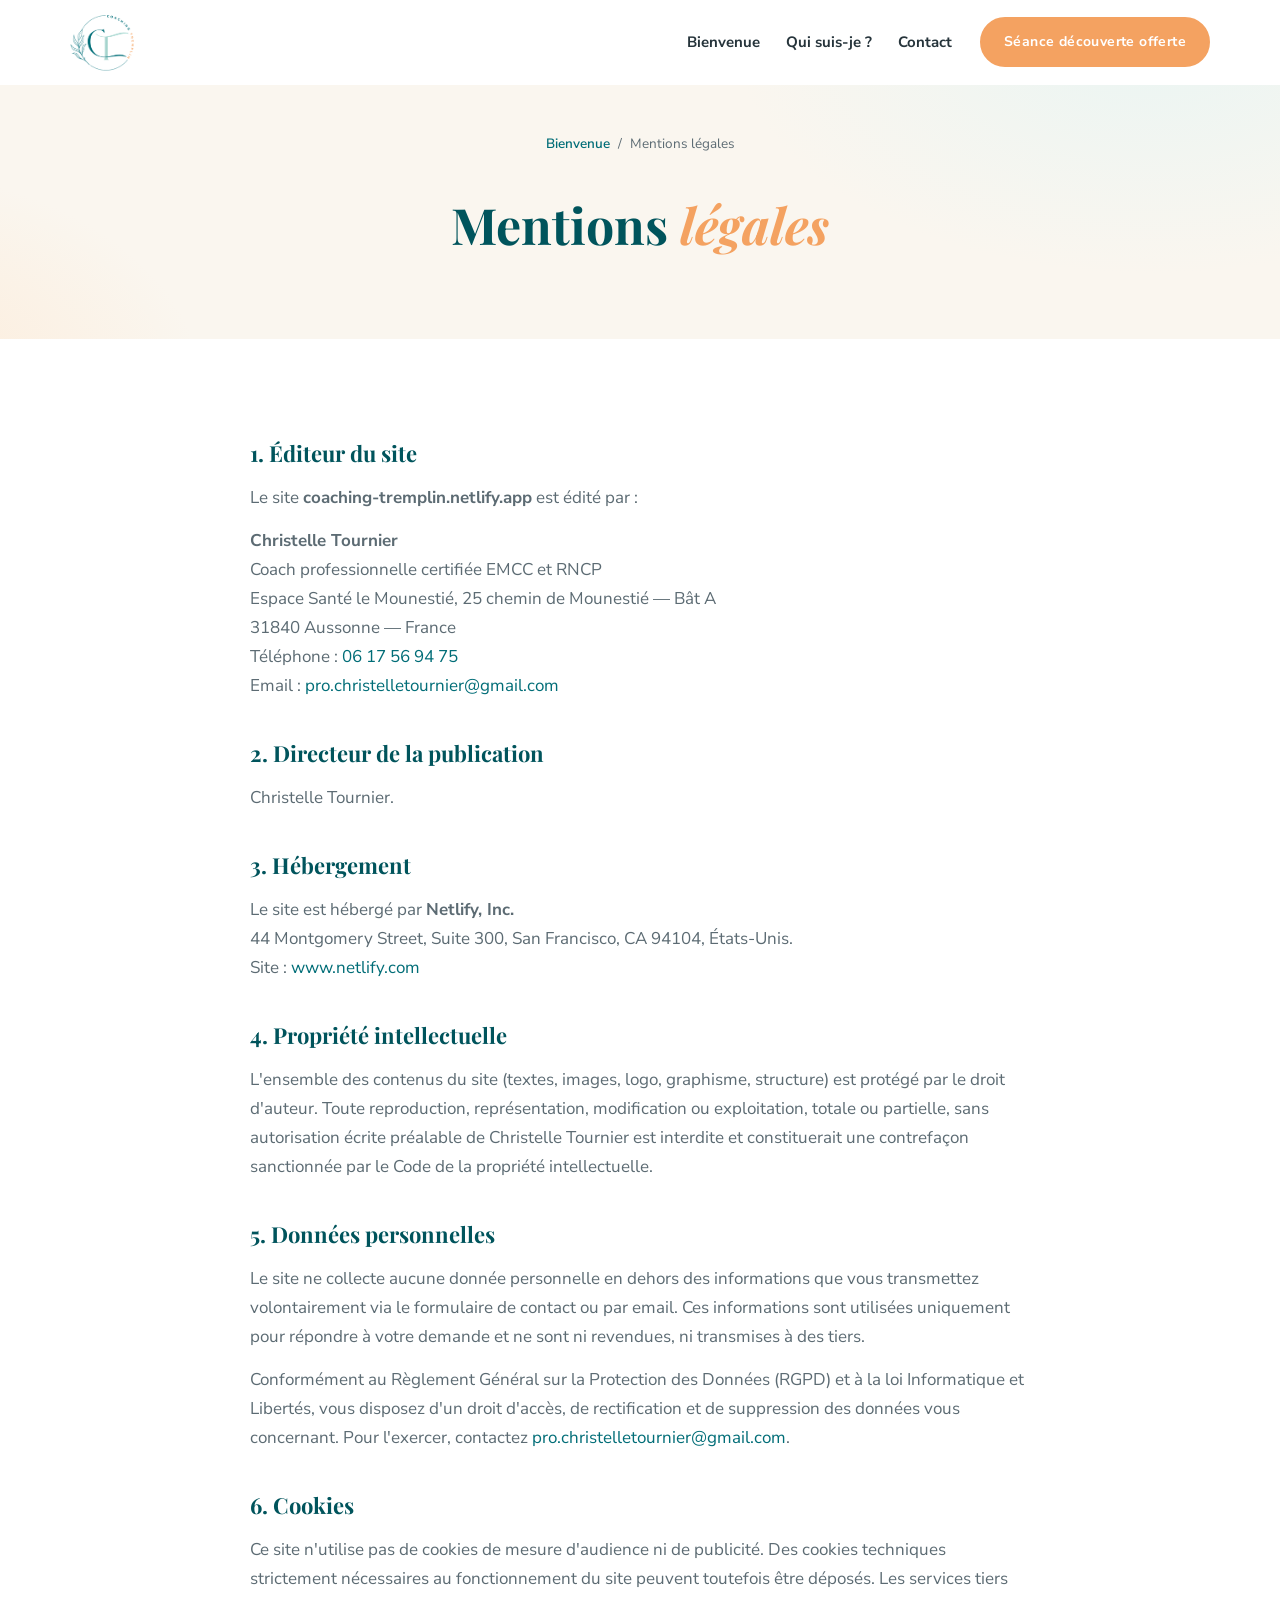
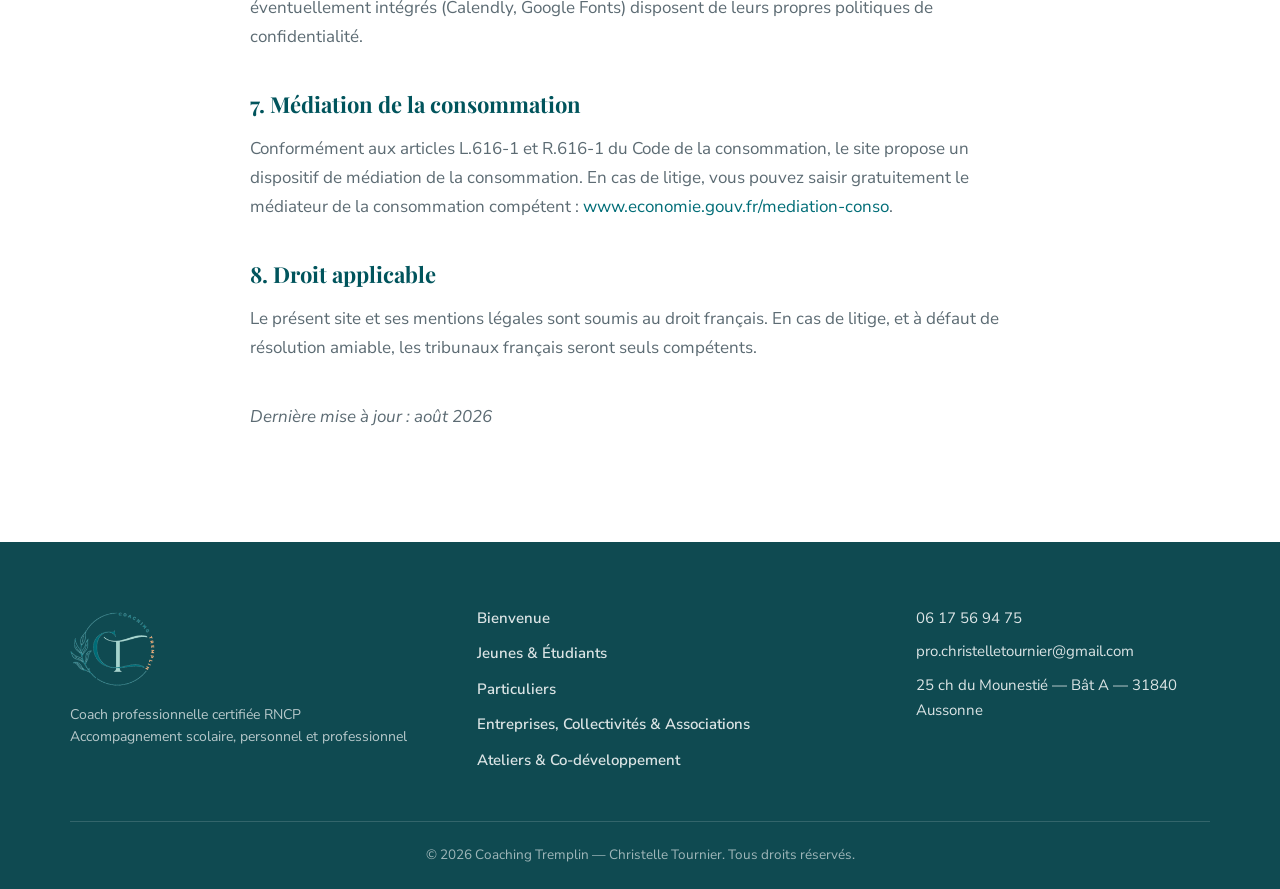
<file: mentions-legales.html>
<!DOCTYPE html>
<html lang="fr">
<head>
    <meta charset="UTF-8">
    <meta name="viewport" content="width=device-width, initial-scale=1.0">
    <title>Mentions légales — Coaching Tremplin</title>
    <meta name="description" content="Mentions légales du site Coaching Tremplin — Christelle Tournier, coach professionnelle certifiée EMCC.">
    <link rel="stylesheet" href="css/style.css">
    <link rel="preconnect" href="https://fonts.googleapis.com">
    <link rel="preconnect" href="https://fonts.gstatic.com" crossorigin>
    <link href="https://fonts.googleapis.com/css2?family=Playfair+Display:ital,wght@0,400;0,600;0,700;1,400&family=Great+Vibes&family=Nunito+Sans:wght@300;400;600;700&display=swap" rel="stylesheet">
    <link rel="icon" type="image/png" href="images/logo.png">
</head>
<body>

    <!-- ===== HEADER ===== -->
    <header class="header" id="header">
        <div class="container header__inner">
            <a href="index.html" class="header__logo">
                <img src="images/logo.png" alt="Logo Coaching Tremplin" class="header__logo-img">
            </a>
            <nav class="nav" id="nav" aria-label="Navigation principale">
                <ul class="nav__list">
                    <li><a href="index.html" class="nav__link">Bienvenue</a></li>
                    <!--
                    <li class="nav__item has-dropdown">
                        <a href="#" class="nav__link nav__link--dd" aria-haspopup="true">Accompagnements ▾</a>
                        <ul class="dropdown">
                            <li><a href="jeunes-etudiants.html" class="dropdown__link">Jeunes &amp; Étudiants</a></li>
                            <li><a href="professionnels-particuliers.html" class="dropdown__link">Professionnels &amp; Particuliers</a></li>
                        </ul>
                    </li>
                    -->
                    <li><a href="index.html#apropos" class="nav__link">Qui suis-je ?</a></li>
                    <li><a href="contact.html" class="nav__link">Contact</a></li>
                </ul>
                <a href="https://calendly.com/christelletournier-accompagnement/seance-decouverte" class="btn btn--primary nav__cta" target="_blank" rel="noopener">Séance découverte offerte</a>
            </nav>
            <button class="header__burger" id="burger" aria-label="Menu">
                <span></span><span></span><span></span>
            </button>
        </div>
    </header>

    <!-- ===== PAGE HERO ===== -->
    <section class="page-hero page-hero--short">
        <div class="container">
            <nav class="breadcrumbs" aria-label="Vous êtes ici">
                <a href="index.html">Bienvenue</a>
                <span>/</span>
                <span>Mentions légales</span>
            </nav>
            <h1 class="page-hero__title">Mentions <em>légales</em></h1>
        </div>
    </section>

    <!-- ===== LEGAL ===== -->
    <section class="legal section">
        <div class="container legal__inner">

            <h2>1. Éditeur du site</h2>
            <p>
                Le site <strong>coaching-tremplin.netlify.app</strong> est édité par :
            </p>
            <p>
                <strong>Christelle Tournier</strong><br>
                Coach professionnelle certifiée EMCC et RNCP<br>
                Espace Santé le Mounestié, 25 chemin de Mounestié — Bât A<br>
                31840 Aussonne — France<br>
                Téléphone : <a href="tel:+33617569475">06 17 56 94 75</a><br>
                Email : <a href="mailto:pro.christelletournier@gmail.com">pro.christelletournier@gmail.com</a>
            </p>

            <h2>2. Directeur de la publication</h2>
            <p>Christelle Tournier.</p>

            <h2>3. Hébergement</h2>
            <p>
                Le site est hébergé par <strong>Netlify, Inc.</strong><br>
                44 Montgomery Street, Suite 300, San Francisco, CA 94104, États-Unis.<br>
                Site : <a href="https://www.netlify.com" target="_blank" rel="noopener">www.netlify.com</a>
            </p>

            <h2>4. Propriété intellectuelle</h2>
            <p>
                L'ensemble des contenus du site (textes, images, logo, graphisme, structure) est protégé
                par le droit d'auteur. Toute reproduction, représentation, modification ou exploitation,
                totale ou partielle, sans autorisation écrite préalable de Christelle Tournier est interdite
                et constituerait une contrefaçon sanctionnée par le Code de la propriété intellectuelle.
            </p>

            <h2>5. Données personnelles</h2>
            <p>
                Le site ne collecte aucune donnée personnelle en dehors des informations que vous
                transmettez volontairement via le formulaire de contact ou par email. Ces informations
                sont utilisées uniquement pour répondre à votre demande et ne sont ni revendues,
                ni transmises à des tiers.
            </p>
            <p>
                Conformément au Règlement Général sur la Protection des Données (RGPD) et à la loi
                Informatique et Libertés, vous disposez d'un droit d'accès, de rectification et de
                suppression des données vous concernant. Pour l'exercer, contactez
                <a href="mailto:pro.christelletournier@gmail.com">pro.christelletournier@gmail.com</a>.
            </p>

            <h2>6. Cookies</h2>
            <p>
                Ce site n'utilise pas de cookies de mesure d'audience ni de publicité.
                Des cookies techniques strictement nécessaires au fonctionnement du site peuvent toutefois
                être déposés. Les services tiers éventuellement intégrés (Calendly, Google Fonts) disposent
                de leurs propres politiques de confidentialité.
            </p>

            <h2>7. Médiation de la consommation</h2>
            <p>
                Conformément aux articles L.616-1 et R.616-1 du Code de la consommation, le site propose
                un dispositif de médiation de la consommation. En cas de litige, vous pouvez saisir
                gratuitement le médiateur de la consommation compétent :
                <a href="https://www.economie.gouv.fr/mediation-conso" target="_blank" rel="noopener">www.economie.gouv.fr/mediation-conso</a>.
            </p>

            <h2>8. Droit applicable</h2>
            <p>
                Le présent site et ses mentions légales sont soumis au droit français.
                En cas de litige, et à défaut de résolution amiable, les tribunaux français seront seuls compétents.
            </p>

            <p class="legal__date">Dernière mise à jour : août 2026</p>
        </div>
    </section>

    <!-- ===== FOOTER ===== -->
    <footer class="footer">
        <div class="container footer__inner">
            <div class="footer__brand">
                <img src="images/logo.png" alt="Logo Coaching Tremplin" class="footer__logo">
                <p class="footer__tag">Coach professionnelle certifiée RNCP<br>Accompagnement scolaire, personnel et professionnel</p>
            </div>
            <nav class="footer__nav" aria-label="Navigation pied de page">
                <a href="index.html">Bienvenue</a>
                <a href="jeunes-etudiants.html">Jeunes &amp; Étudiants</a>
                <a href="professionnels-particuliers.html">Particuliers</a>
                <a href="#services">Entreprises, Collectivités &amp; Associations</a>
                <a href="#services">Ateliers &amp; Co-développement</a>
            </nav>
            <div class="footer__contact">
                <p><a href="tel:+33617569475">06 17 56 94 75</a></p>
                <p><a href="mailto:pro.christelletournier@gmail.com">pro.christelletournier@gmail.com</a></p>
                <p>25 ch du Mounestié — Bât A — 31840 Aussonne</p>
            </div>
        </div>
        <div class="container footer__bottom">
            <p class="footer__copy">© 2026 Coaching Tremplin — Christelle Tournier. Tous droits réservés.</p>
        </div>
    </footer>

    <script src="js/script.js"></script>
</body>
</html>
</file>
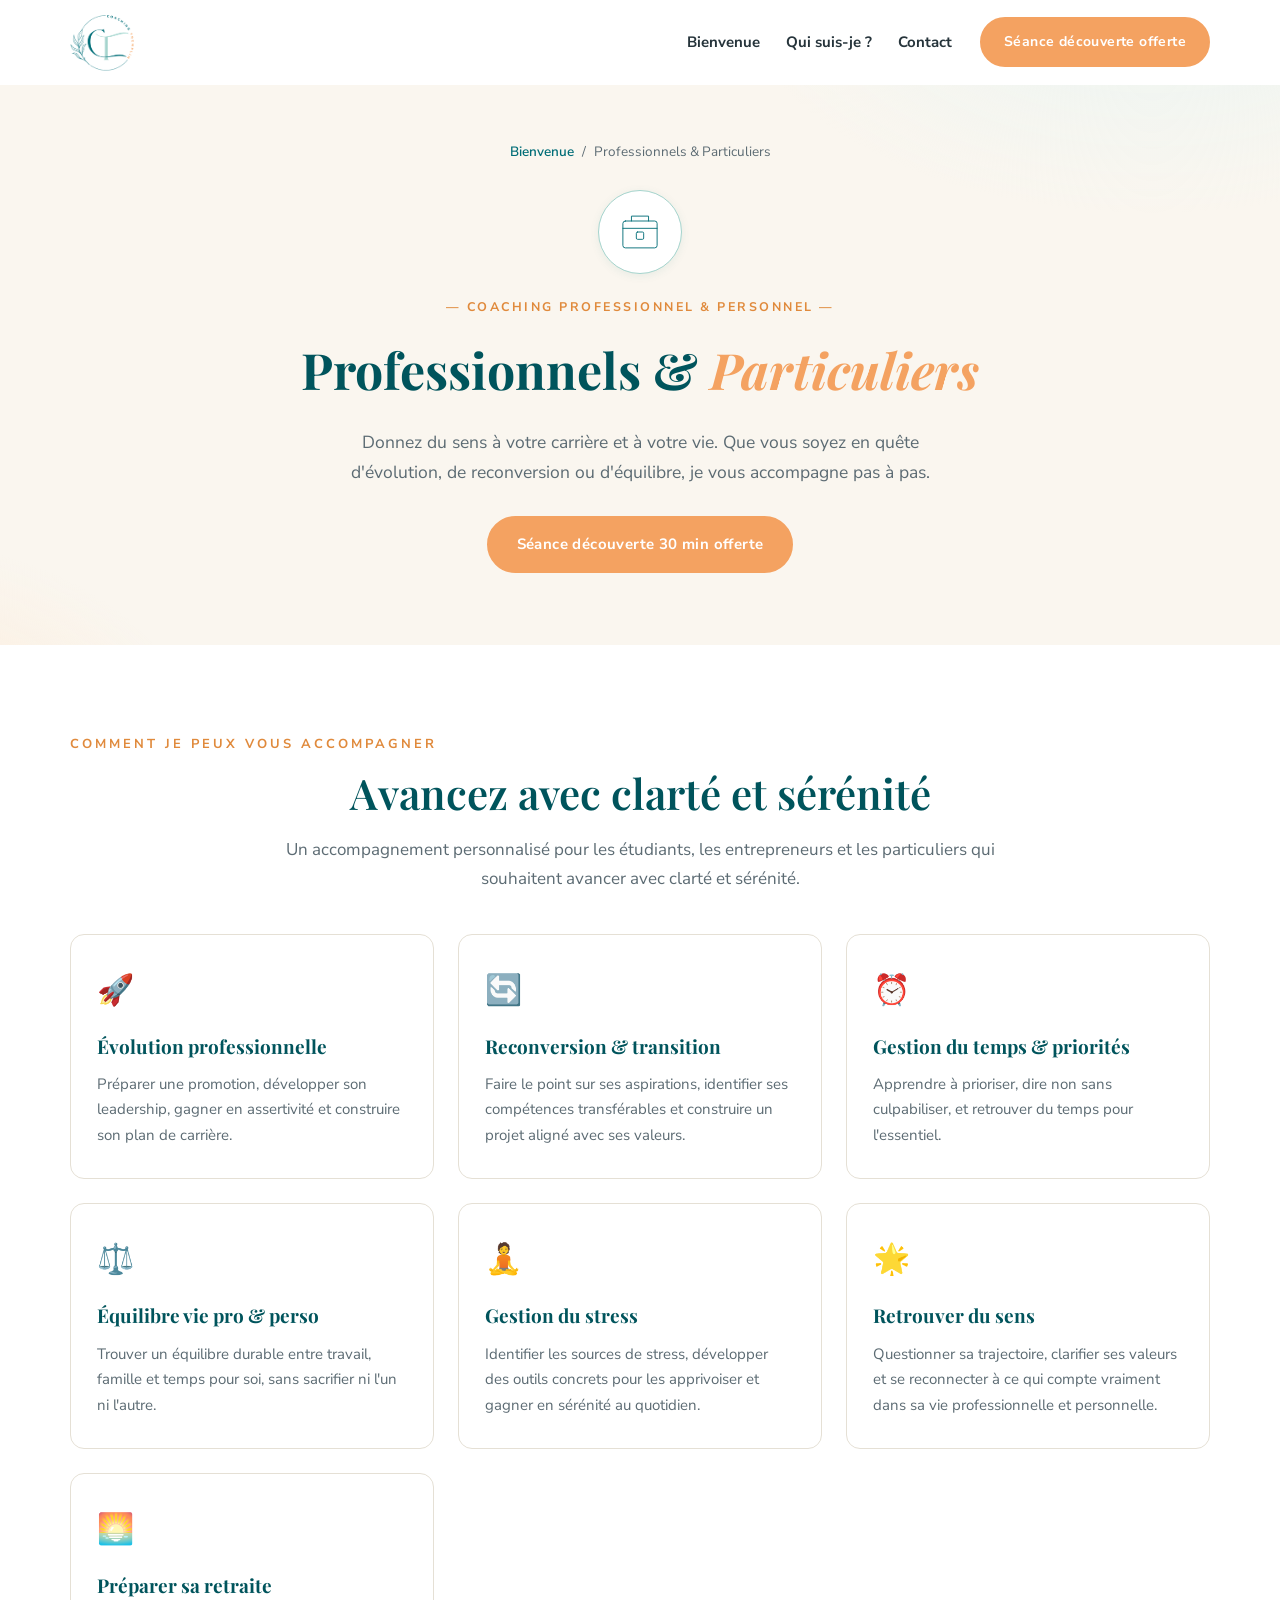
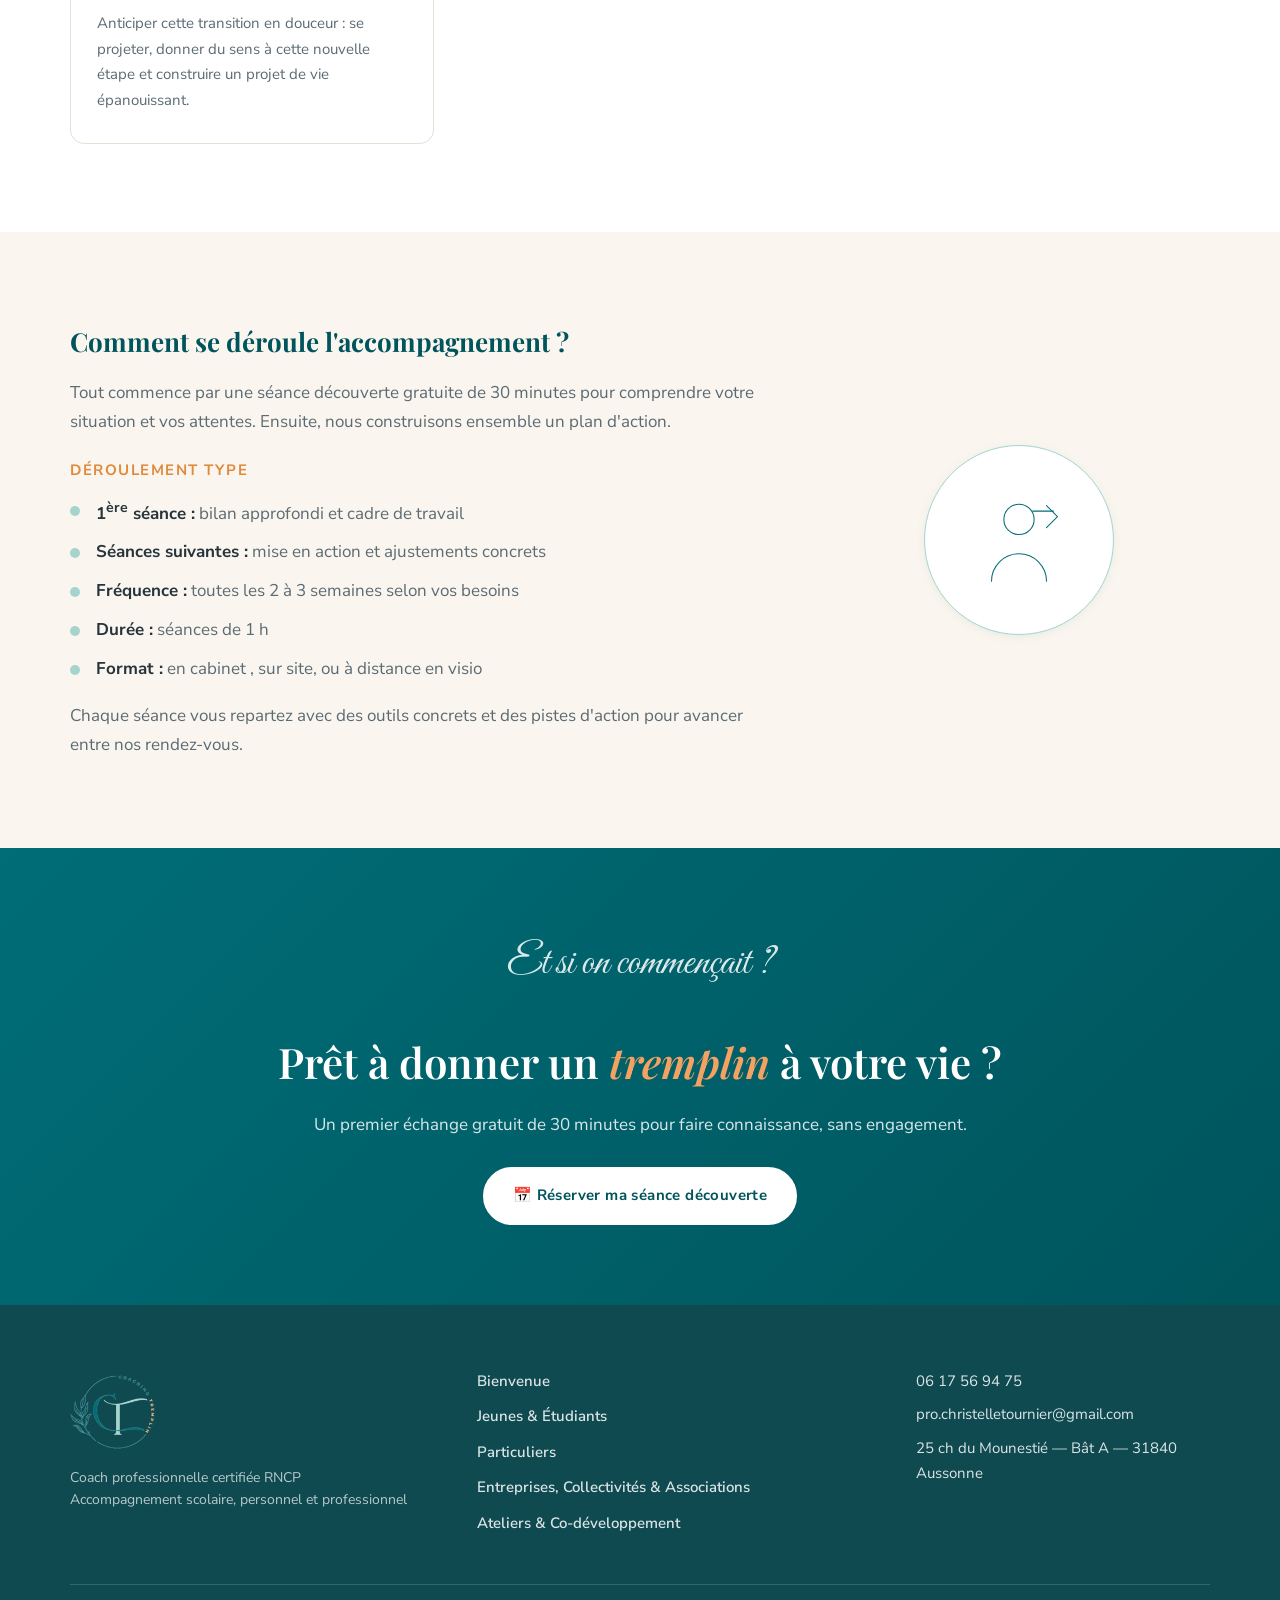
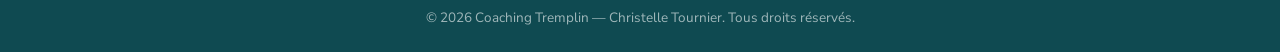
<file: professionnels-particuliers.html>
<!DOCTYPE html>
<html lang="fr">
<head>
    <meta charset="UTF-8">
    <meta name="viewport" content="width=device-width, initial-scale=1.0">
    <title>Coaching Professionnels & Particuliers — Coaching Tremplin</title>
    <meta name="description" content="Accompagnement professionnel et personnel : évolution de carrière, reconversion, gestion du stress, équilibre vie pro/perso, préparation de la retraite. Séance découverte offerte.">
    <link rel="stylesheet" href="css/style.css">
    <link rel="preconnect" href="https://fonts.googleapis.com">
    <link rel="preconnect" href="https://fonts.gstatic.com" crossorigin>
    <link href="https://fonts.googleapis.com/css2?family=Playfair+Display:ital,wght@0,400;0,600;0,700;1,400&family=Great+Vibes&family=Nunito+Sans:wght@300;400;600;700&display=swap" rel="stylesheet">
    <link rel="icon" type="image/png" href="images/logo.png">
</head>
<body>

    <!-- ===== HEADER ===== -->
    <header class="header" id="header">
        <div class="container header__inner">
            <a href="index.html" class="header__logo">
                <img src="images/logo.png" alt="Logo Coaching Tremplin" class="header__logo-img">
            </a>
            <nav class="nav" id="nav" aria-label="Navigation principale">
                <ul class="nav__list">
                    <li><a href="index.html" class="nav__link">Bienvenue</a></li>
                    <!--
                    <li class="nav__item has-dropdown">
                        <a href="#" class="nav__link nav__link--dd nav__link--active" aria-haspopup="true">Accompagnements ▾</a>
                        <ul class="dropdown">
                            <li><a href="jeunes-etudiants.html" class="dropdown__link">Jeunes &amp; Étudiants</a></li>
                            <li><a href="professionnels-particuliers.html" class="dropdown__link">Professionnels &amp; Particuliers</a></li>
                        </ul>
                    </li>
                    -->
                    <li><a href="index.html#apropos" class="nav__link">Qui suis-je ?</a></li>
                    <li><a href="contact.html" class="nav__link">Contact</a></li>
                </ul>
                <a href="https://calendly.com/christelletournier-accompagnement/seance-decouverte" class="btn btn--primary nav__cta" target="_blank" rel="noopener">Séance découverte offerte</a>
            </nav>
            <button class="header__burger" id="burger" aria-label="Menu">
                <span></span><span></span><span></span>
            </button>
        </div>
    </header>

    <!-- ===== PAGE HERO ===== -->
    <section class="page-hero">
        <div class="container">
            <nav class="breadcrumbs" aria-label="Vous êtes ici">
                <a href="index.html">Bienvenue</a>
                <span>/</span>
                <span>Professionnels &amp; Particuliers</span>
            </nav>
            <div class="page-hero__icon">
                <svg viewBox="0 0 72 72" fill="none" stroke="currentColor" stroke-width="1.5" stroke-linecap="round" stroke-linejoin="round">
                    <rect x="8" y="18" width="56" height="44" rx="4"/>
                    <path d="M22 18V10h28v8"/>
                    <path d="M8 30h56"/>
                    <rect x="30" y="36" width="12" height="12" rx="2"/>
                </svg>
            </div>
            <p class="page-hero__label">— Coaching professionnel &amp; personnel —</p>
            <h1 class="page-hero__title">Professionnels &amp; <em>Particuliers</em></h1>
            <p class="page-hero__subtitle">
                Donnez du sens à votre carrière et à votre vie. Que vous soyez en quête d'évolution,
                de reconversion ou d'équilibre, je vous accompagne pas à pas.
            </p>
            <a href="https://calendly.com/christelletournier-accompagnement/seance-decouverte" class="btn btn--primary" target="_blank" rel="noopener">Séance découverte 30 min offerte</a>
        </div>
    </section>

    <!-- ===== OFFRE DÉTAILLÉE ===== -->
    <section class="offer-section">
        <div class="container">
            <p class="section__kicker">Comment je peux vous accompagner</p>
            <h2 class="section__title">Avancez avec clarté et sérénité</h2>
            <p class="section__desc">
                Un accompagnement personnalisé pour les étudiants, les entrepreneurs et les particuliers
                qui souhaitent avancer avec clarté et sérénité.
            </p>
            <div class="offer__grid">
                <article class="offer-card">
                    <span class="offer-card__emoji">🚀</span>
                    <h3>Évolution professionnelle</h3>
                    <p>Préparer une promotion, développer son leadership, gagner en assertivité et construire son plan de carrière.</p>
                </article>
                <article class="offer-card">
                    <span class="offer-card__emoji">🔄</span>
                    <h3>Reconversion &amp; transition</h3>
                    <p>Faire le point sur ses aspirations, identifier ses compétences transférables et construire un projet aligné avec ses valeurs.</p>
                </article>
                <article class="offer-card">
                    <span class="offer-card__emoji">⏰</span>
                    <h3>Gestion du temps &amp; priorités</h3>
                    <p>Apprendre à prioriser, dire non sans culpabiliser, et retrouver du temps pour l'essentiel.</p>
                </article>
                <article class="offer-card">
                    <span class="offer-card__emoji">⚖️</span>
                    <h3>Équilibre vie pro &amp; perso</h3>
                    <p>Trouver un équilibre durable entre travail, famille et temps pour soi, sans sacrifier ni l'un ni l'autre.</p>
                </article>
                <article class="offer-card">
                    <span class="offer-card__emoji">🧘</span>
                    <h3>Gestion du stress</h3>
                    <p>Identifier les sources de stress, développer des outils concrets pour les apprivoiser et gagner en sérénité au quotidien.</p>
                </article>
                <article class="offer-card">
                    <span class="offer-card__emoji">🌟</span>
                    <h3>Retrouver du sens</h3>
                    <p>Questionner sa trajectoire, clarifier ses valeurs et se reconnecter à ce qui compte vraiment dans sa vie professionnelle et personnelle.</p>
                </article>
                <article class="offer-card">
                    <span class="offer-card__emoji">🌅</span>
                    <h3>Préparer sa retraite</h3>
                    <p>Anticiper cette transition en douceur : se projeter, donner du sens à cette nouvelle étape et construire un projet de vie épanouissant.</p>
                </article>
            </div>
        </div>
    </section>

    <!-- ===== DÉROULEMENT ===== -->
    <section class="offer-section offer-section--alt">
        <div class="container">
            <div class="info-block">
                <div class="info-block__content">
                    <h3>Comment se déroule l'accompagnement ?</h3>
                    <p>
                        Tout commence par une séance découverte gratuite de 30 minutes pour comprendre
                        votre situation et vos attentes. Ensuite, nous construisons ensemble un plan d'action.
                    </p>
                    <h4>Déroulement type</h4>
                    <ul class="info-block__list">
                        <li><strong>1<sup>ère</sup> séance :</strong> bilan approfondi et cadre de travail</li>
                        <li><strong>Séances suivantes :</strong> mise en action et ajustements concrets</li>
                        <li><strong>Fréquence :</strong> toutes les 2 à 3 semaines selon vos besoins</li>
                        <li><strong>Durée :</strong> séances de 1 h</li>
                        <li><strong>Format :</strong> en cabinet , sur site, ou à distance en visio</li>
                    </ul>
                    <p>
                        Chaque séance vous repartez avec des outils concrets et des pistes d'action
                        pour avancer entre nos rendez-vous.
                    </p>
                </div>
                <div class="info-block__visual">
                    <div class="info-block__icon">
                        <svg viewBox="0 0 160 160" fill="none" stroke="currentColor" stroke-width="1.5" stroke-linecap="round" stroke-linejoin="round">
                            <path d="M40 140c0-22.1 17.9-40 40-40s40 17.9 40 40"/>
                            <circle cx="80" cy="50" r="22"/>
                            <path d="M120 30l16 16-16 16"/>
                            <path d="M130 38h-30"/>
                        </svg>
                    </div>
                </div>
            </div>
        </div>
    </section>

    <!-- ===== CTA ===== -->
    <section class="cta-banner">
        <div class="container">
            <p class="cta-banner__script">Et si on commençait ?</p>
            <h2>Prêt à donner un <em>tremplin</em> à votre vie ?</h2>
            <p>Un premier échange gratuit de 30 minutes pour faire connaissance, sans engagement.</p>
            <a href="https://calendly.com/christelletournier-accompagnement/seance-decouverte" class="btn btn--light" target="_blank" rel="noopener">📅 Réserver ma séance découverte</a>
        </div>
    </section>

    <!-- ===== FOOTER ===== -->
    <footer class="footer">
        <div class="container footer__inner">
            <div class="footer__brand">
                <img src="images/logo.png" alt="Logo Coaching Tremplin" class="footer__logo">
                <p class="footer__tag">Coach professionnelle certifiée RNCP<br>Accompagnement scolaire, personnel et professionnel</p>
            </div>
            <nav class="footer__nav" aria-label="Navigation pied de page">
                <a href="index.html">Bienvenue</a>
                <a href="jeunes-etudiants.html">Jeunes &amp; Étudiants</a>
                <a href="professionnels-particuliers.html">Particuliers</a>
                <a href="#services">Entreprises, Collectivités &amp; Associations</a>
                <a href="#services">Ateliers &amp; Co-développement</a>
            </nav>
            <div class="footer__contact">
                <p><a href="tel:+33617569475">06 17 56 94 75</a></p>
                <p><a href="mailto:pro.christelletournier@gmail.com">pro.christelletournier@gmail.com</a></p>
                <p>25 ch du Mounestié — Bât A — 31840 Aussonne</p>
            </div>
        </div>
        <div class="container footer__bottom">
            <p class="footer__copy">© 2026 Coaching Tremplin — Christelle Tournier. Tous droits réservés.</p>
        </div>
    </footer>

    <script src="js/script.js"></script>
</body>
</html>
</file>
<file: css/style.css>
/* ============================================
   Coaching Tremplin — Christelle Tournier
   v2 — Identité de marque (logo + signature email)
   Palette: teal #006D77 · peach #F4A261 · mint #A5D4CD
   Typo: Playfair Display (serif) + Great Vibes (script) + Nunito Sans (sans)
   ============================================ */

:root {
    --teal: #006D77;
    --teal-dark: #00545C;
    --teal-soft: #E3F1EF;
    --peach: #F4A261;
    --peach-dark: #E08A3C;
    --peach-soft: #FDEBD8;
    --mint: #A5D4CD;
    --mint-soft: #EAF5F3;
    --cream: #FAF6EF;
    --white: #FFFFFF;
    --ink: #26343B;
    --muted: #5C6B73;
    --border: #E5E0D5;

    --font-serif: 'Playfair Display', Georgia, serif;
    --font-script: 'Great Vibes', cursive;
    --font-sans: 'Nunito Sans', 'Inter', Arial, sans-serif;

    --shadow-sm: 0 2px 10px rgba(0, 109, 119, 0.08);
    --shadow-md: 0 8px 30px rgba(0, 109, 119, 0.12);
    --radius: 14px;
}

/* ---------- Reset / Base ---------- */
*, *::before, *::after { box-sizing: border-box; margin: 0; padding: 0; }

html { scroll-behavior: smooth; }

body {
    font-family: var(--font-sans);
    font-size: 17px;
    line-height: 1.7;
    color: var(--ink);
    background: var(--white);
    -webkit-font-smoothing: antialiased;
}

img { max-width: 100%; display: block; }
a { color: var(--teal); text-decoration: none; transition: color .2s ease; }
a:hover { color: var(--peach-dark); }
ul { list-style: none; }

.container {
    width: min(1140px, 92%);
    margin-inline: auto;
}

.section { padding: 96px 0; }
.section--cream { background: var(--cream); }

/* ---------- Typographie de section ---------- */
.section__kicker {
    font-size: 13px;
    font-weight: 700;
    letter-spacing: 3px;
    text-transform: uppercase;
    color: var(--peach-dark);
    margin-bottom: 12px;
}

.section__title {
    font-family: var(--font-serif);
    font-size: clamp(30px, 4vw, 42px);
    font-weight: 600;
    line-height: 1.25;
    color: var(--teal-dark);
    margin-bottom: 16px;
    text-align: center;
}

.section__title--left { text-align: left; }

.section__title--big {
    font-family: var(--font-serif);
    font-size: clamp(26px, 3.4vw, 38px);
    font-weight: 600;
    line-height: 1.3;
    color: var(--teal-dark);
    margin-bottom: 16px;
    text-align: center;
}

.section__desc {
    max-width: 720px;
    margin: 0 auto 40px;
    text-align: center;
    color: var(--muted);
}

.accent, .section__title em, .section__title--big .accent {
    font-style: italic;
    color: var(--peach);
}

/* ---------- Boutons ---------- */
.btn {
    display: inline-block;
    padding: 14px 28px;
    border-radius: 999px;
    font-family: var(--font-sans);
    font-size: 15px;
    font-weight: 700;
    letter-spacing: .4px;
    text-align: center;
    cursor: pointer;
    border: 2px solid transparent;
    transition: all .25s ease;
}

.btn--primary {
    background: var(--peach);
    color: var(--white);
    border-color: var(--peach);
}
.btn--primary:hover { background: var(--peach-dark); border-color: var(--peach-dark); color: var(--white); transform: translateY(-2px); box-shadow: 0 8px 20px rgba(244, 162, 97, .35); }

.btn--outline {
    background: transparent;
    color: var(--teal);
    border-color: var(--teal);
}
.btn--outline:hover { background: var(--teal); color: var(--white); transform: translateY(-2px); }

.btn--ghost {
    background: transparent;
    color: var(--teal-dark);
    border-color: var(--teal);
}
.btn--ghost:hover { background: var(--mint-soft); color: var(--peach-dark); border-color: var(--peach-dark); }

.btn--light {
    background: var(--white);
    color: var(--teal-dark);
    border-color: var(--white);
}
.btn--light:hover { background: var(--peach); border-color: var(--peach); color: var(--white); transform: translateY(-2px); }

.btn--lg { padding: 16px 36px; font-size: 16px; }
.btn--full { width: 100%; }

/* ---------- Badges ---------- */
.badge {
    display: inline-flex;
    align-items: center;
    justify-content: center;
    text-align: center;
    padding: 10px 20px;
    border-radius: 999px;
    background: var(--mint-soft);
    color: var(--teal-dark);
    font-size: 13px;
    font-weight: 600;
    letter-spacing: 0.5px;
    line-height: 1;
    border: 1px solid var(--mint);
    box-shadow: 0 2px 8px rgba(0,0,0,0.06);
    transition: all 0.2s ease;
}

.badge:hover {
    background: var(--mint);
    color: var(--peach-dark);
    transform: translateY(-2px);
    box-shadow: 0 4px 12px rgba(0,0,0,0.1);
}

/* ============================================
   HEADER / NAV
   ============================================ */
.header {
    position: sticky;
    top: 0;
    z-index: 100;
    background: rgba(255, 255, 255, .96);
    backdrop-filter: blur(8px);
    border-bottom: 1px solid transparent;
    transition: box-shadow .3s ease, border-color .3s ease;
}

.header--scrolled {
    border-bottom-color: var(--border);
    box-shadow: 0 4px 20px rgba(38, 52, 59, .06);
}

.header__inner {
    display: flex;
    align-items: center;
    justify-content: space-between;
    gap: 24px;
    height: 84px;
}

.header__logo-img { height: 64px; width: auto; }

.nav {
    display: flex;
    align-items: center;
    gap: 28px;
}

.nav__list {
    display: flex;
    align-items: center;
    gap: 26px;
}

.nav__link {
    position: relative;
    font-size: 15px;
    font-weight: 700;
    color: var(--ink);
    padding: 8px 0;
}
.nav__link:hover { color: var(--teal); }
.nav__link--active { color: var(--teal); }
.nav__link--active::after {
    content: '';
    position: absolute;
    left: 0; right: 0; bottom: 0;
    height: 2px;
    border-radius: 2px;
    background: var(--peach);
}

/* Dropdown */
.nav__item { position: relative; }
.dropdown {
    position: absolute;
    top: 100%;
    left: 50%;
    transform: translateX(-50%) translateY(8px);
    min-width: 260px;
    background: var(--white);
    border: 1px solid var(--border);
    border-radius: 12px;
    box-shadow: var(--shadow-md);
    padding: 10px;
    opacity: 0;
    visibility: hidden;
    transition: all .25s ease;
    z-index: 50;
}
.has-dropdown:hover .dropdown,
.has-dropdown:focus-within .dropdown {
    opacity: 1;
    visibility: visible;
    transform: translateX(-50%) translateY(4px);
}
.dropdown__link {
    display: block;
    padding: 10px 14px;
    border-radius: 8px;
    font-size: 15px;
    font-weight: 600;
    color: var(--ink);
}
.dropdown__link:hover { background: var(--mint-soft); color: var(--teal); }

.nav__cta { padding: 11px 22px; font-size: 14px; }

/* Burger */
.header__burger {
    display: none;
    flex-direction: column;
    gap: 5px;
    background: none;
    border: none;
    cursor: pointer;
    padding: 6px;
}
.header__burger span {
    width: 26px;
    height: 2.5px;
    background: var(--teal);
    border-radius: 3px;
    transition: all .3s ease;
}
.header__burger.active span:nth-child(1) { transform: translateY(7.5px) rotate(45deg); }
.header__burger.active span:nth-child(2) { opacity: 0; }
.header__burger.active span:nth-child(3) { transform: translateY(-7.5px) rotate(-45deg); }

/* ============================================
   HERO
   ============================================ */
.hero {
    position: relative;
    padding: 72px 0 96px;
    background:
        radial-gradient(900px 500px at 85% -10%, var(--mint-soft) 0%, transparent 60%),
        radial-gradient(700px 500px at -10% 110%, var(--peach-soft) 0%, transparent 55%),
        var(--cream);
    overflow: hidden;
}

.hero__inner {
    display: grid;
    grid-template-columns: 1.15fr .85fr;
    align-items: center;
    gap: 56px;
}

.hero__location {
    grid-column: 1 / -1;
    text-align: center;
    font-family: var(--font-serif);
    font-size: clamp(30px, 4vw, 42px);
    font-weight: 600;
    color: var(--teal-dark);
    margin-top: 24px;
}

.hero__script {
    font-family: var(--font-script);
    font-size: clamp(44px, 6vw, 64px);
    color: var(--peach);
    line-height: 1.1;
    margin-bottom: 4px;
}

.hero__title {
    font-family: var(--font-serif);
    font-size: clamp(38px, 5.4vw, 58px);
    font-weight: 700;
    line-height: 1.12;
    color: var(--teal-dark);
    margin-bottom: 20px;
}
.hero__title em { font-style: italic; color: var(--peach); }

.hero__lead {
    font-size: 18px;
    color: var(--muted);
    margin-bottom: 18px;
}

.hero__slogan {
    font-size: 12.5px;
    font-weight: 700;
    letter-spacing: 2.5px;
    text-transform: uppercase;
    color: var(--teal);
    margin-bottom: 30px;
}

.hero__actions { display: flex; flex-wrap: wrap; gap: 14px; margin-bottom: 34px; }

.hero__badges { display: flex; flex-wrap: nowrap; gap: 10px; justify-content: center; }

/* Photo */
.hero__photo-wrap { position: relative; display: flex; justify-content: center; padding-top: 48px; }
.hero__photo-frame {
    position: relative;
    width: min(342px, 90%);
    aspect-ratio: 4 / 5;
    border-radius: 190px 190px 24px 24px;
    overflow: hidden;
    border: 8px solid var(--white);
    outline: 2px solid var(--mint);
    box-shadow: var(--shadow-md);
    background: var(--mint-soft);
}
.hero__photo {
    width: 100%;
    height: 100%;
    object-fit: cover;
    object-position: center 35%;
}

/* Branches décoratives */
.hero__branch { position: absolute; pointer-events: none; }
.hero__branch--tl { top: 8px; left: 12px; width: 170px; }
.hero__branch--br { bottom: -30px; right: -26px; width: 170px; opacity: .9; }

/* ============================================
    INTRO
    ============================================ */
.intro { text-align: center; }
.intro .section__desc { margin-bottom: 30px; }

.role-intro {
    display: flex;
    justify-content: center;
    margin-top: 1em;
}

.role-callout {
    margin-top: 1.5em;
}

.role-badge {
    flex-shrink: 0;
    display: inline-flex;
    align-items: center;
    gap: 0.4em;
    font-family: var(--font-serif);
    font-size: clamp(30px, 4vw, 42px);
    font-weight: 600;
    color: var(--teal-dark);
    white-space: nowrap;
}

.role-badge__arrow {
    font-size: 1.6em;
    line-height: 1;
    color: #2D9E75;
}

.role-wrapper {
    display: flex;
    align-items: stretch;
    gap: 3rem;
    margin-top: 2em;
    max-width: 900px;
    margin-inline: auto;
}

.role-image {
    flex-shrink: 0;
}

.role-text-box {
    flex: 1;
    padding: 2rem;
    background: var(--mint-soft);
    border-radius: var(--radius);
}

.role-decor {
    width: 100%;
    max-width: 180px;
    height: 100%;
    object-fit: cover;
    border-radius: 16px;
    box-shadow: var(--shadow-lg);
    margin: 0;
}

.role-callout {
    margin-top: 0;
}

.role-callout__text {
    max-width: none;
    margin: 0;
    color: var(--muted);
    text-align: left;
}

.role-list {
    margin-bottom: 1.5rem;
    list-style: disc inside;
    margin: 0 0 1.5em;
    padding: 0;
}

.role-list li {
    margin-bottom: 0.8em;
    line-height: 1.7;
}

.role-callout__text p {
    margin: 0 0 0.5em;
}

.role-callout__text p:last-child {
    margin-bottom: 1.5em;
}

/* ============================================
   SERVICES
   ============================================ */
.services__grid {
    display: grid;
    grid-template-columns: repeat(4, 1fr);
    gap: 28px;
    margin-top: 44px;
}

.service-card {
    background: var(--white);
    border: 1px solid var(--border);
    border-radius: var(--radius);
    padding: 36px 30px;
    display: flex;
    flex-direction: column;
    box-shadow: var(--shadow-sm);
    transition: transform .3s ease, box-shadow .3s ease, border-color .3s ease;
}
.service-card:hover {
    transform: translateY(-6px);
    box-shadow: var(--shadow-md);
    border-color: var(--mint);
}

.service-card--highlight {
    border: 2px solid var(--peach);
    background: linear-gradient(180deg, var(--peach-soft), var(--white) 45%);
}

.service-card__icon {
    width: 64px;
    height: 64px;
    border-radius: 50%;
    background: var(--mint-soft);
    color: var(--teal);
    display: flex;
    align-items: center;
    justify-content: center;
    margin-bottom: 22px;
}
.service-card__icon svg { width: 34px; height: 34px; }
.service-card--highlight .service-card__icon { background: var(--peach-soft); color: var(--peach-dark); }

.service-card__title {
    font-family: var(--font-serif);
    font-size: 22px;
    font-weight: 700;
    color: var(--teal-dark);
    margin-bottom: 6px;
}

.service-card__slogan {
    font-size: 13px;
    font-weight: 700;
    letter-spacing: 1.5px;
    text-transform: uppercase;
    color: var(--peach-dark);
    margin-bottom: 14px;
}

.service-card__text { color: var(--muted); font-size: 15.5px; margin-bottom: 22px; flex-grow: 1; }

.service-card__link {
    display: none;
    font-weight: 700;
    font-size: 15px;
    color: var(--teal);
}
.service-card__link:hover { color: var(--peach-dark); }

/* ============================================
   ABOUT
   ============================================ */
.about__inner {
    display: flex;
    flex-direction: column;
    align-items: center;
    gap: 0;
    text-align: center;
    position: relative;
    overflow: hidden;
    padding: 40px 0;
}

.about__card {
    background: var(--white);
    border: 1px solid var(--mint);
    border-radius: var(--radius);
    box-shadow: var(--shadow-md);
    padding: 36px 32px;
    text-align: center;
    max-width: 380px;
    margin-inline: auto;
}

.about__card-logo { width: 96px; height: auto; margin: 0 auto 16px; }

.about__card-name {
    font-family: var(--font-serif);
    font-size: 24px;
    font-weight: 700;
    color: var(--teal-dark);
}

.about__card-role {
    font-size: 13px;
    font-weight: 700;
    letter-spacing: 1.5px;
    text-transform: uppercase;
    color: var(--peach-dark);
    margin-top: 4px;
}

.about__card-sep {
    border: none;
    border-top: 1px solid var(--border);
    margin: 18px 0;
}

.about__card-line { color: var(--muted); font-size: 15px; margin-bottom: 6px; }
.about__card-line a { color: var(--teal); font-weight: 600; }
.about__card-line a:hover { color: var(--peach-dark); }

.about__role {
    font-family: var(--font-serif);
    font-style: italic;
    font-size: 19px;
    color: var(--peach-dark);
    margin-bottom: 18px;
}

.about__text p { margin-bottom: 16px; color: var(--muted); text-align: center; }
.about__text strong { color: var(--ink); }

.about__signature {
    font-family: var(--font-script);
    font-size: 34px;
    color: var(--teal);
    margin: 8px 0 24px !important;
    text-align: center;
}

/* Accordion */
.accordion {
    margin-top: 32px;
}

.accordion__item {
    border: 1px solid var(--border);
    border-radius: var(--radius);
    margin-bottom: 12px;
    overflow: hidden;
    background: var(--white);
    box-shadow: var(--shadow-sm);
}

.accordion__header {
    width: 100%;
    padding: 20px 28px;
    text-align: left;
    font-family: var(--font-serif);
    font-size: 20px;
    font-weight: 600;
    color: var(--teal-dark);
    background: var(--mint-soft);
    border: none;
    cursor: pointer;
    display: flex;
    justify-content: space-between;
    align-items: center;
    transition: color .2s ease, background .2s ease;
}
.accordion__header:hover { color: var(--peach-dark); background: var(--mint); }

.accordion__icon {
    font-size: 28px;
    color: var(--peach);
    transition: transform .3s ease;
}

.accordion__item--open .accordion__header .accordion__icon,
.accordion__header[aria-expanded="true"] .accordion__icon {
    transform: rotate(45deg);
}

.accordion__content {
    max-height: 0;
    overflow: hidden;
    transition: max-height .3s ease;
    padding: 0 28px;
}

.accordion__item--open .accordion__content {
    max-height: 1000px;
    padding: 24px 28px;
}

.accordion__content p {
    margin-bottom: 16px;
    color: var(--muted);
    font-size: 16px;
    line-height: 1.7;
}

.accordion__content p:last-child {
    margin-bottom: 0;
}

.accordion__content .parcours-text {
    font-size: 15.5px;
    line-height: 1.8;
    color: var(--muted);
    text-align: justify;
    text-justify: inter-word;
}

.accordion__content .parcours-text p {
    margin-bottom: 1em;
}

.accordion__content .parcours-text p:last-child {
    margin-bottom: 0;
}

.about__quote {
    font-family: var(--font-serif);
    font-size: 15.5px;
    color: var(--muted);
    margin: 0 0 12px;
    padding: 12px 20px;
    border-left: 3px solid var(--peach);
    background: var(--mint-soft);
}

.role-list {
    list-style: disc inside;
    margin: 0;
    padding: 0;
}

.role-list li {
    margin-bottom: 0.6em;
    line-height: 1.6;
}

.role-list li:last-child {
    margin-bottom: 0;
}

/* Arborescence */
.arborescence {
    display: flex;
    align-items: center;
    gap: 40px;
    margin: 40px auto;
    max-width: 1300px;
    justify-content: center;
}

.arborescence__center {
    flex-shrink: 0;
    display: flex;
    justify-content: center;
    align-items: center;
    z-index: 2;
}

.arborescence__photo {
    width: min(308px, 35.2vw);
    aspect-ratio: 1;
    object-fit: cover;
    border-radius: 50%;
    box-shadow: var(--shadow-md);
}

.arborescence__branch {
    display: flex;
    flex-direction: column;
    gap: 16px;
    width: 100%;
    max-width: 480px;
}

.arborescence__branch .accordion__item {
    width: 100%;
    margin-bottom: 0;
}

/* ============================================
   VALEURS
   ============================================ */
.values__grid {
    display: grid;
    grid-template-columns: repeat(4, 1fr);
    gap: 24px;
    margin-top: 44px;
}

.value-card {
    background: var(--white);
    border: 1px solid var(--border);
    border-radius: var(--radius);
    padding: 32px 26px;
    text-align: center;
    transition: transform .3s ease, box-shadow .3s ease;
}
.value-card:hover { transform: translateY(-5px); box-shadow: var(--shadow-md); }

.value-card__icon { width: 52px; height: 52px; display: flex; align-items: center; justify-content: center; margin: 0 auto 16px; font-size: 26px; line-height: 1; }
.value-card__icon img { max-width: 100%; max-height: 100%; }
.value-card__text { text-align: center; }
.value-card__text { color: var(--muted); font-size: 15.5px; }

/* ============================================
   CABINET
   ============================================ */
.cabinet__inner {
    display: grid;
    grid-template-columns: 1.2fr .8fr;
    gap: 48px;
    align-items: start;
    margin-top: 44px;
}

.cabinet__text p { color: var(--muted); margin-bottom: 20px; }

.cabinet__list {
    margin: 0 0 28px;
    display: grid;
    gap: 10px;
}
.cabinet__list li {
    padding-left: 26px;
    position: relative;
    color: var(--muted);
}
.cabinet__list li::before {
    content: '';
    position: absolute;
    left: 0; top: 10px;
    width: 10px; height: 10px;
    border-radius: 50%;
    background: var(--mint);
}
.cabinet__list strong { color: var(--ink); }

.cabinet__card {
    background: var(--teal-dark);
    color: var(--white);
    border-radius: var(--radius);
    padding: 36px 32px;
    box-shadow: var(--shadow-md);
    position: relative;
    overflow: hidden;
}
.cabinet__card::after {
    content: '';
    position: absolute;
    right: -40px; top: -40px;
    width: 140px; height: 140px;
    border-radius: 50%;
    border: 22px solid rgba(165, 212, 205, .18);
}
.cabinet__card-head { margin-bottom: 14px; }
.cabinet__card-name {
    font-family: var(--font-serif);
    font-size: 21px;
    font-weight: 700;
    color: var(--peach);
}
.cabinet__card-line { color: rgba(255,255,255,.92); font-size: 15.5px; margin-bottom: 4px; }
.cabinet__card-line a { color: var(--white); }
.cabinet__card-line a:hover { color: var(--peach); }
.cabinet__card-sep { border: none; border-top: 1px solid rgba(255,255,255,.25); margin: 18px 0; }

/* ============================================
   CTA BANNER
   ============================================ */
.cta-banner {
    background: linear-gradient(135deg, var(--teal) 0%, var(--teal-dark) 100%);
    padding: 80px 0;
    text-align: center;
    position: relative;
    overflow: hidden;
}
.cta-banner__script {
    font-family: var(--font-script);
    font-size: 42px;
    color: var(--peach);
    margin-bottom: 6px;
}
.cta-banner h2 {
    font-family: var(--font-serif);
    font-size: clamp(30px, 4vw, 42px);
    color: var(--white);
    font-weight: 600;
    margin-bottom: 12px;
}
.cta-banner h2 em { font-style: italic; color: var(--peach); }
.cta-banner p { color: rgba(255,255,255,.85); margin-bottom: 28px; }

/* ============================================
   FOOTER
   ============================================ */
.footer { background: #0F4A51; color: rgba(255,255,255,.85); padding: 64px 0 0; }
.footer__inner {
    display: grid;
    grid-template-columns: 1.1fr 1.2fr .9fr;
    gap: 48px;
    padding-bottom: 48px;
}
.footer__logo { height: 84px; width: auto; margin-bottom: 14px; }
.footer__tag { font-size: 14px; color: rgba(255,255,255,.7); line-height: 1.6; }
.footer__nav { display: grid; gap: 10px; align-content: start; }
.footer__nav a { color: rgba(255,255,255,.85); font-size: 15px; font-weight: 600; }
.footer__nav a:hover { color: var(--peach); }
.footer__contact p { font-size: 15px; margin-bottom: 8px; }
.footer__contact a { color: rgba(255,255,255,.85); }
.footer__contact a:hover { color: var(--peach); }
.footer__bottom {
    border-top: 1px solid rgba(255,255,255,.15);
    padding: 22px 0;
}
.footer__copy { font-size: 13.5px; color: rgba(255,255,255,.6); text-align: center; }

/* ============================================
   PAGE HERO (sous-pages)
   ============================================ */
.page-hero {
    background:
        radial-gradient(700px 400px at 90% -20%, var(--mint-soft) 0%, transparent 60%),
        radial-gradient(600px 400px at -10% 120%, var(--peach-soft) 0%, transparent 55%),
        var(--cream);
    padding: 56px 0 72px;
    text-align: center;
}
.page-hero--short { padding: 48px 0 56px; }

.breadcrumbs {
    display: flex;
    justify-content: center;
    gap: 8px;
    font-size: 13.5px;
    color: var(--muted);
    margin-bottom: 26px;
}
.breadcrumbs a { color: var(--teal); font-weight: 600; }
.breadcrumbs a:hover { color: var(--peach-dark); }

.page-hero__icon {
    width: 84px;
    height: 84px;
    margin: 0 auto 22px;
    border-radius: 50%;
    background: var(--white);
    color: var(--teal);
    display: flex;
    align-items: center;
    justify-content: center;
    border: 1px solid var(--mint);
    box-shadow: var(--shadow-sm);
}
.page-hero__icon svg { width: 44px; height: 44px; }

.page-hero__label {
    font-size: 12.5px;
    font-weight: 700;
    letter-spacing: 2.5px;
    text-transform: uppercase;
    color: var(--peach-dark);
    margin-bottom: 10px;
}

.page-hero__title {
    font-family: var(--font-serif);
    font-size: clamp(34px, 4.6vw, 50px);
    font-weight: 700;
    color: var(--teal-dark);
    margin-bottom: 16px;
}
.page-hero__title em { font-style: italic; color: var(--peach); }

.page-hero__subtitle {
    max-width: 640px;
    margin: 0 auto 28px;
    color: var(--muted);
    font-size: 17.5px;
}

/* ============================================
   OFFRE DÉTAILLÉE (sous-pages)
   ============================================ */
.offer-section { padding: 88px 0; }
.offer-section--alt { background: var(--cream); }

.offer__grid {
    display: grid;
    grid-template-columns: repeat(3, 1fr);
    gap: 24px;
    margin-top: 40px;
}

.offer-card {
    background: var(--white);
    border: 1px solid var(--border);
    border-radius: var(--radius);
    padding: 30px 26px;
    transition: transform .3s ease, box-shadow .3s ease, border-color .3s ease;
}
.offer-card:hover { transform: translateY(-5px); box-shadow: var(--shadow-md); border-color: var(--mint); }

.offer-card__emoji { font-size: 30px; display: block; margin-bottom: 14px; }
.offer-card h3 {
    font-family: var(--font-serif);
    font-size: 19px;
    color: var(--teal-dark);
    margin-bottom: 10px;
}
.offer-card p { color: var(--muted); font-size: 15px; }

/* Approach box */
.approach-box {
    margin-top: 40px;
    background: var(--mint-soft);
    border-left: 4px solid var(--teal);
    border-radius: 0 12px 12px 0;
    padding: 26px 30px;
}
.approach-box__title {
    font-size: 12.5px;
    font-weight: 700;
    letter-spacing: 2px;
    text-transform: uppercase;
    color: var(--teal);
    margin-bottom: 10px;
}
.approach-box p { color: var(--muted); }

/* Info block */
.info-block {
    display: grid;
    grid-template-columns: 1.3fr .7fr;
    gap: 48px;
    align-items: center;
}
.info-block h3 {
    font-family: var(--font-serif);
    font-size: 26px;
    color: var(--teal-dark);
    margin-bottom: 14px;
}
.info-block h4 {
    font-size: 15px;
    font-weight: 700;
    letter-spacing: 1.5px;
    text-transform: uppercase;
    color: var(--peach-dark);
    margin: 22px 0 12px;
}
.info-block__content > p { color: var(--muted); }
.info-block__list { display: grid; gap: 10px; margin-bottom: 18px; }
.info-block__list li { padding-left: 26px; position: relative; color: var(--muted); }
.info-block__list li::before {
    content: '';
    position: absolute;
    left: 0; top: 10px;
    width: 10px; height: 10px;
    border-radius: 50%;
    background: var(--mint);
}
.info-block__list strong { color: var(--ink); }

.info-block__visual { display: flex; justify-content: center; }
.info-block__icon {
    width: 190px;
    height: 190px;
    border-radius: 50%;
    background: var(--white);
    color: var(--teal);
    display: flex;
    align-items: center;
    justify-content: center;
    border: 1px solid var(--mint);
    box-shadow: var(--shadow-sm);
}
.info-block__icon svg { width: 110px; height: 110px; }

/* ============================================
   CONTACT
   ============================================ */
.contact__hint { margin-top: 14px; color: var(--muted); font-size: 15px; }

.contact__grid {
    display: grid;
    grid-template-columns: .9fr 1.1fr;
    gap: 48px;
    align-items: start;
}

.contact__info { display: grid; gap: 26px; }
.contact__item { display: flex; gap: 18px; align-items: flex-start; }
.contact__icon {
    flex-shrink: 0;
    width: 48px;
    height: 48px;
    border-radius: 50%;
    background: var(--mint-soft);
    color: var(--teal);
    display: flex;
    align-items: center;
    justify-content: center;
}
.contact__icon svg { width: 22px; height: 22px; }
.contact__label {
    font-size: 12px;
    font-weight: 700;
    letter-spacing: 1.5px;
    text-transform: uppercase;
    color: var(--peach-dark);
    margin-bottom: 2px;
}
.contact__value { font-size: 16px; color: var(--ink); font-weight: 600; }
.contact__value a { color: var(--teal); }

.contact__form {
    background: var(--white);
    border: 1px solid var(--border);
    border-radius: var(--radius);
    box-shadow: var(--shadow-sm);
    padding: 36px 32px;
}
.form__title {
    font-family: var(--font-serif);
    font-size: 24px;
    color: var(--teal-dark);
    margin-bottom: 24px;
}
.form__group { margin-bottom: 18px; }
.form__label {
    display: block;
    font-size: 13.5px;
    font-weight: 700;
    color: var(--ink);
    margin-bottom: 6px;
}
.form__input, .form__textarea {
    width: 100%;
    padding: 12px 14px;
    border: 1.5px solid var(--border);
    border-radius: 10px;
    font-family: var(--font-sans);
    font-size: 15px;
    color: var(--ink);
    background: var(--white);
    transition: border-color .2s ease, box-shadow .2s ease;
}
.form__input:focus, .form__textarea:focus {
    outline: none;
    border-color: var(--teal);
    box-shadow: 0 0 0 3px var(--mint-soft);
}
.form__textarea { resize: vertical; min-height: 130px; }
.form__input--error { border-color: #D9534F !important; }
.form__footnote { margin-top: 12px; font-size: 14px; color: var(--muted); min-height: 20px; }
.form__footnote--error { color: #D9534F; }

/* ============================================
   MENTIONS LÉGALES
   ============================================ */
.legal__inner { max-width: 780px; }
.legal h2 {
    font-family: var(--font-serif);
    font-size: 22px;
    color: var(--teal-dark);
    margin: 34px 0 12px;
}
.legal h2:first-child { margin-top: 0; }
.legal p { color: var(--muted); margin-bottom: 14px; }
.legal__date { font-style: italic; margin-top: 40px; color: var(--muted); }

/* ============================================
   ANIMATIONS
   ============================================ */
.reveal {
    opacity: 0;
    transform: translateY(24px);
    transition: opacity .7s ease, transform .7s ease;
}
.reveal--visible { opacity: 1; transform: none; }

@media (prefers-reduced-motion: reduce) {
    .reveal { opacity: 1; transform: none; transition: none; }
    html { scroll-behavior: auto; }
}

/* ============================================
   RESPONSIVE
   ============================================ */
@media (max-width: 1024px) {
    .hero__inner { grid-template-columns: 1fr; text-align: center; gap: 48px; }
    .hero__actions, .hero__badges { justify-content: center; }
    .hero__photo-frame { width: min(320px, 80%); }
    .services__grid { grid-template-columns: 1fr 1fr; }
    .values__grid { grid-template-columns: 1fr 1fr; }
    .about__inner { grid-template-columns: 1fr; gap: 40px; text-align: center; }
    .about__photo { max-width: 340px; }
    .about__text .btn { margin-bottom: 8px; }
    .cabinet__inner { grid-template-columns: 1fr; }
    .cabinet__card { max-width: 480px; }
    .offer__grid { grid-template-columns: 1fr 1fr; }
    .info-block { grid-template-columns: 1fr; text-align: center; }
    .info-block__list { text-align: left; max-width: 480px; margin-inline: auto; }
    .contact__grid { grid-template-columns: 1fr; }
    .footer__inner { grid-template-columns: 1fr 1fr; }
}

@media (max-width: 860px) {
    .header__burger { display: flex; }
    .nav {
        position: fixed;
        inset: 84px 0 auto 0;
        flex-direction: column;
        align-items: stretch;
        gap: 0;
        background: var(--white);
        border-bottom: 1px solid var(--border);
        box-shadow: var(--shadow-md);
        padding: 18px 6% 26px;
        max-height: calc(100vh - 84px);
        overflow-y: auto;
        transform: translateY(-16px);
        opacity: 0;
        visibility: hidden;
        transition: all .3s ease;
    }
    .nav--open { transform: none; opacity: 1; visibility: visible; }
    .nav__list { flex-direction: column; align-items: stretch; gap: 6px; }
    .nav__link { display: block; padding: 12px 4px; font-size: 17px; }
    .nav__link--active::after { display: none; }
    .dropdown {
        position: static;
        transform: none;
        opacity: 1;
        visibility: visible;
        box-shadow: none;
        border: none;
        padding: 0 0 6px 14px;
        min-width: 0;
    }
    .nav__cta { margin-top: 14px; text-align: center; }
}

@media (max-width: 640px) {
    body { font-size: 16px; }
    .section { padding: 72px 0; }
    .hero { padding: 48px 0 72px; }
    .services__grid, .values__grid, .offer__grid { grid-template-columns: 1fr; }
    .footer__inner { grid-template-columns: 1fr; gap: 32px; }
    .btn { width: 100%; }
    .hero__actions .btn { width: 100%; }
    .cabinet__card { padding: 28px 24px; }
    .arborescence {
        flex-direction: column;
        gap: 24px;
    }
    .arborescence__branches {
        width: 100%;
    }
    .arborescence__photo {
        width: min(220px, 50%);
    }
}
</file>
